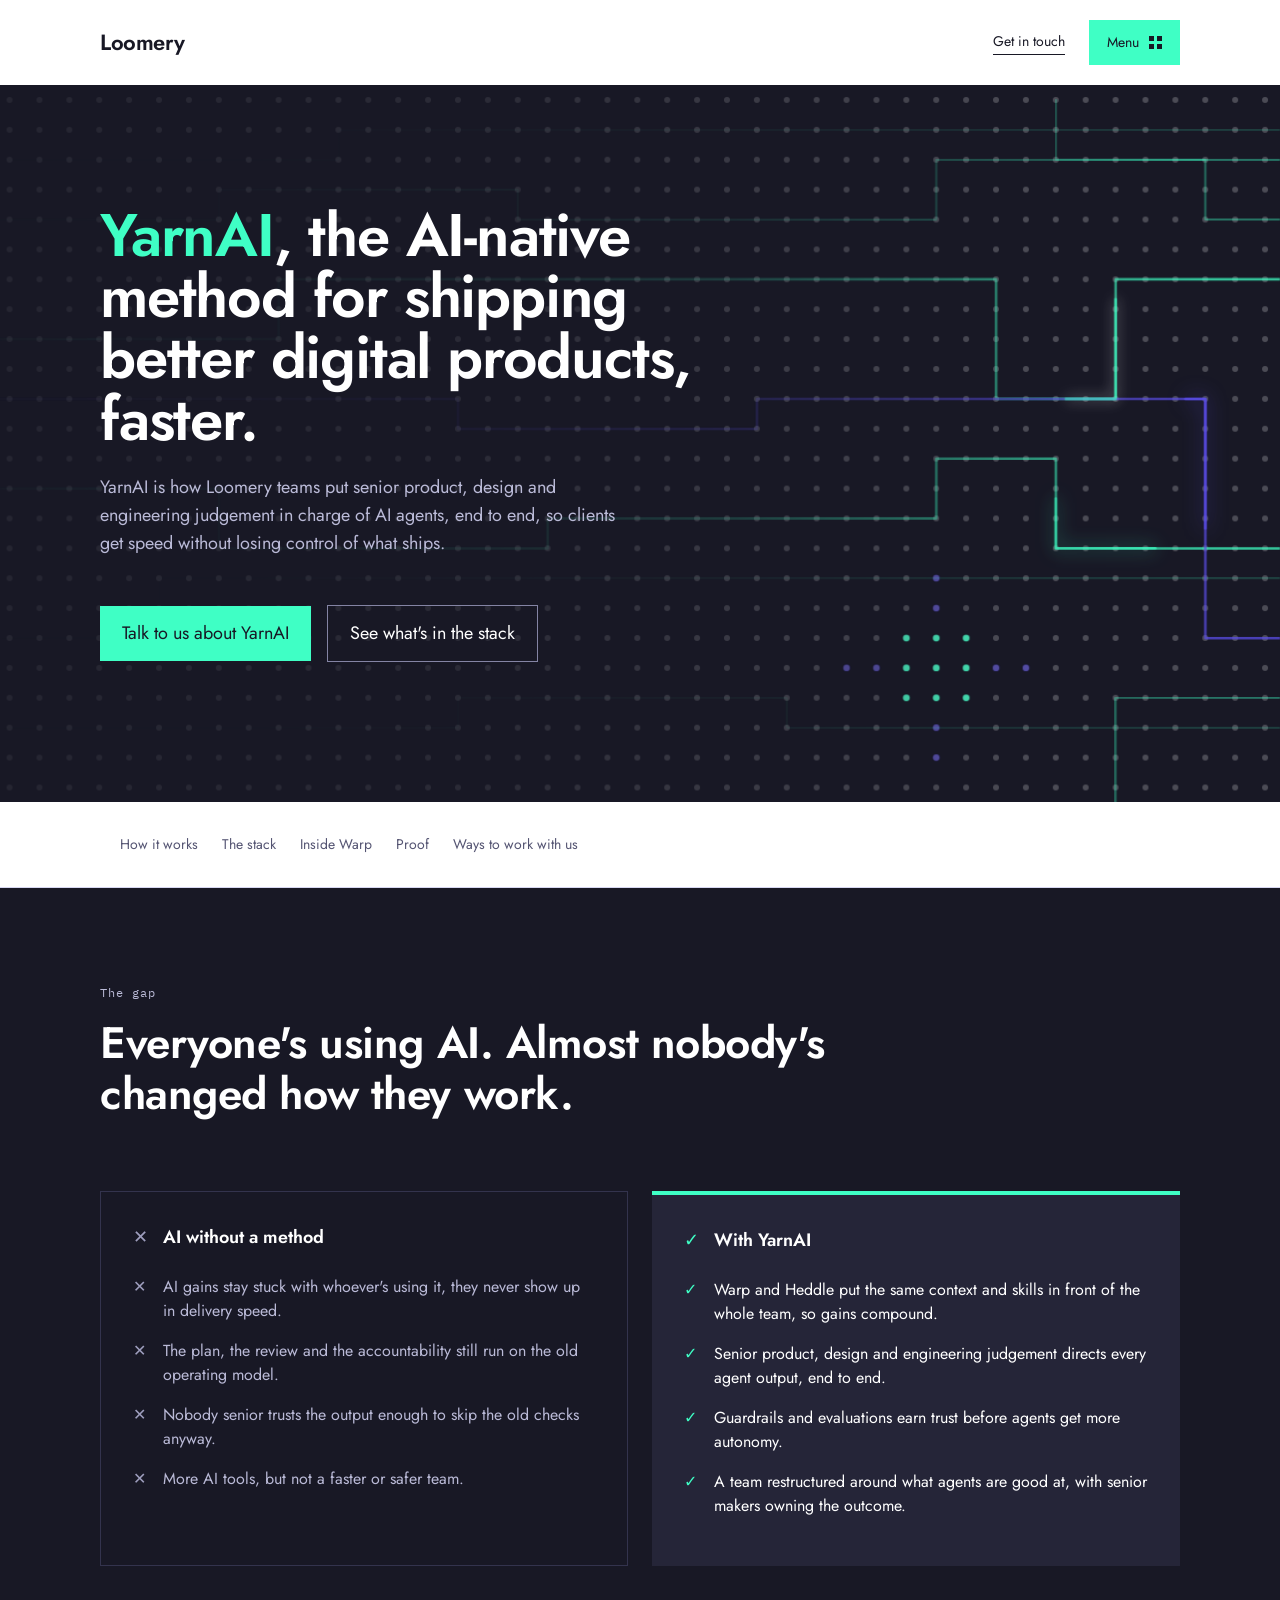
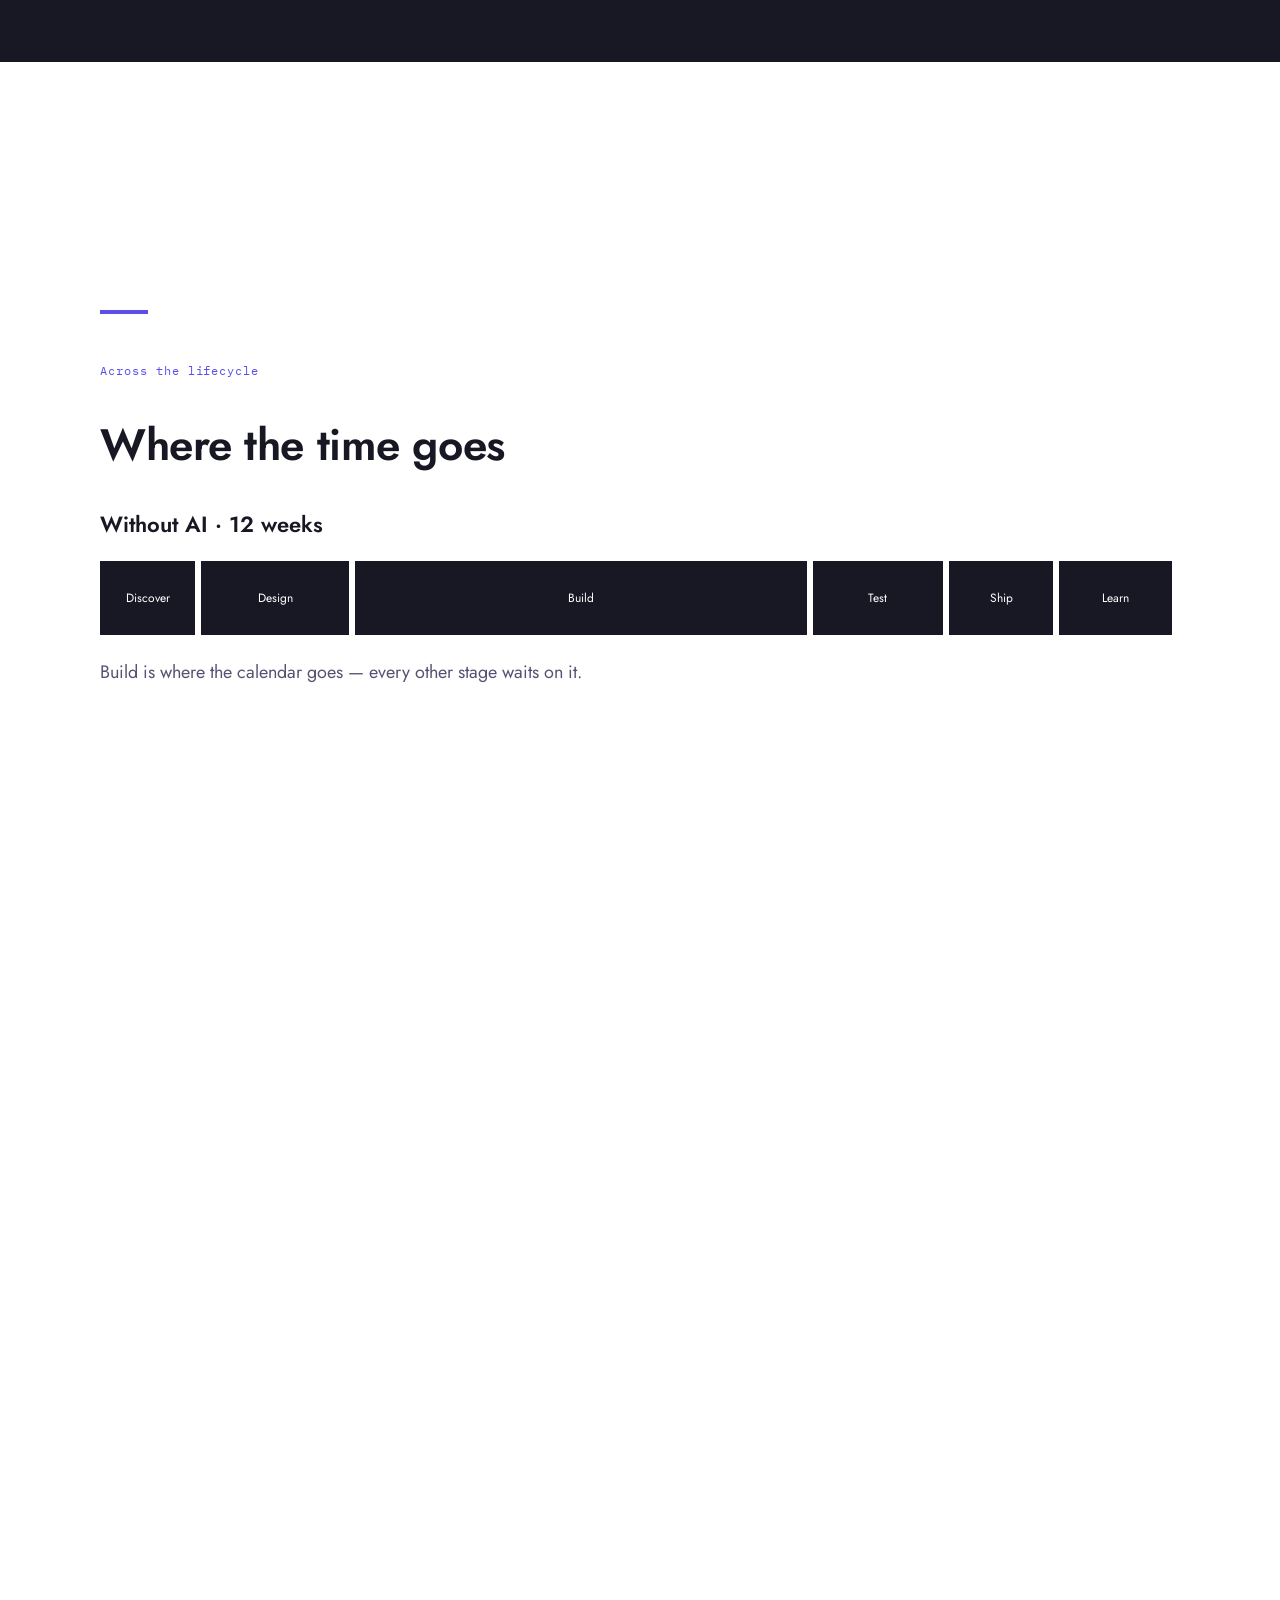
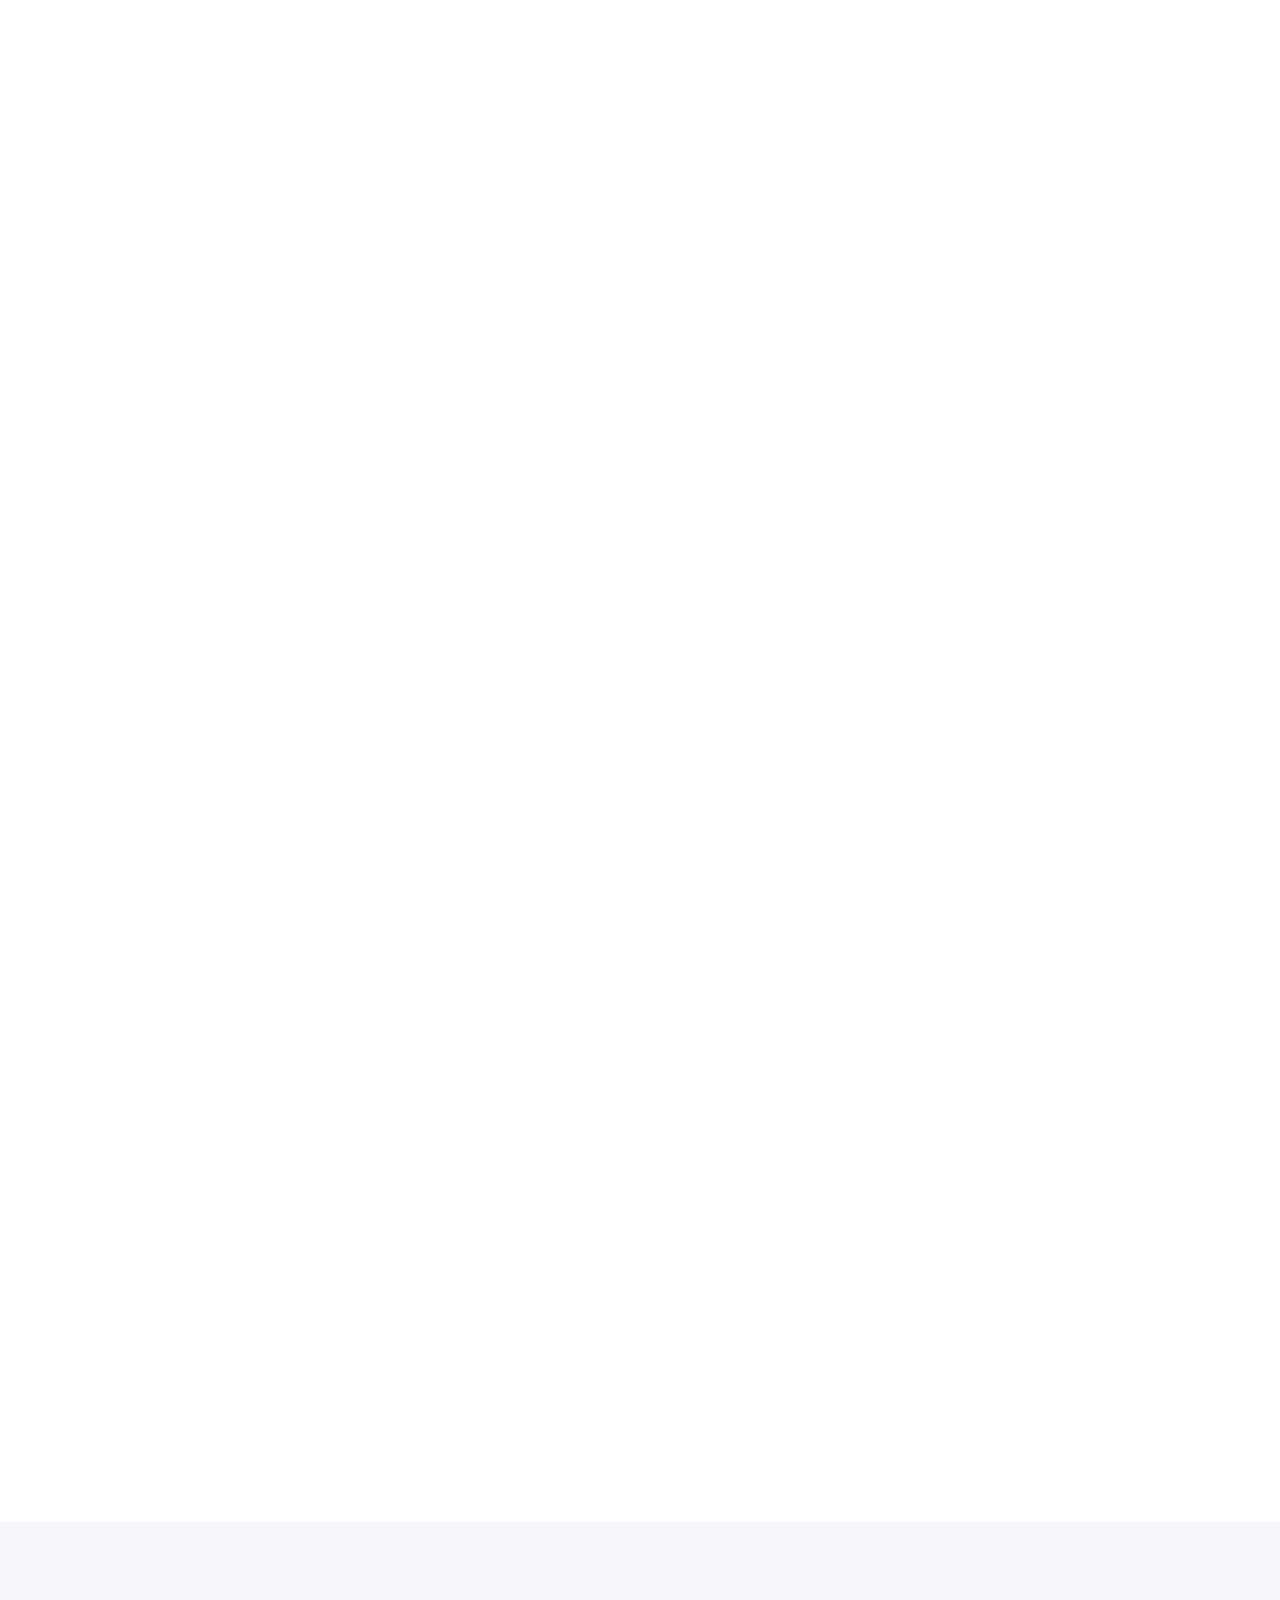
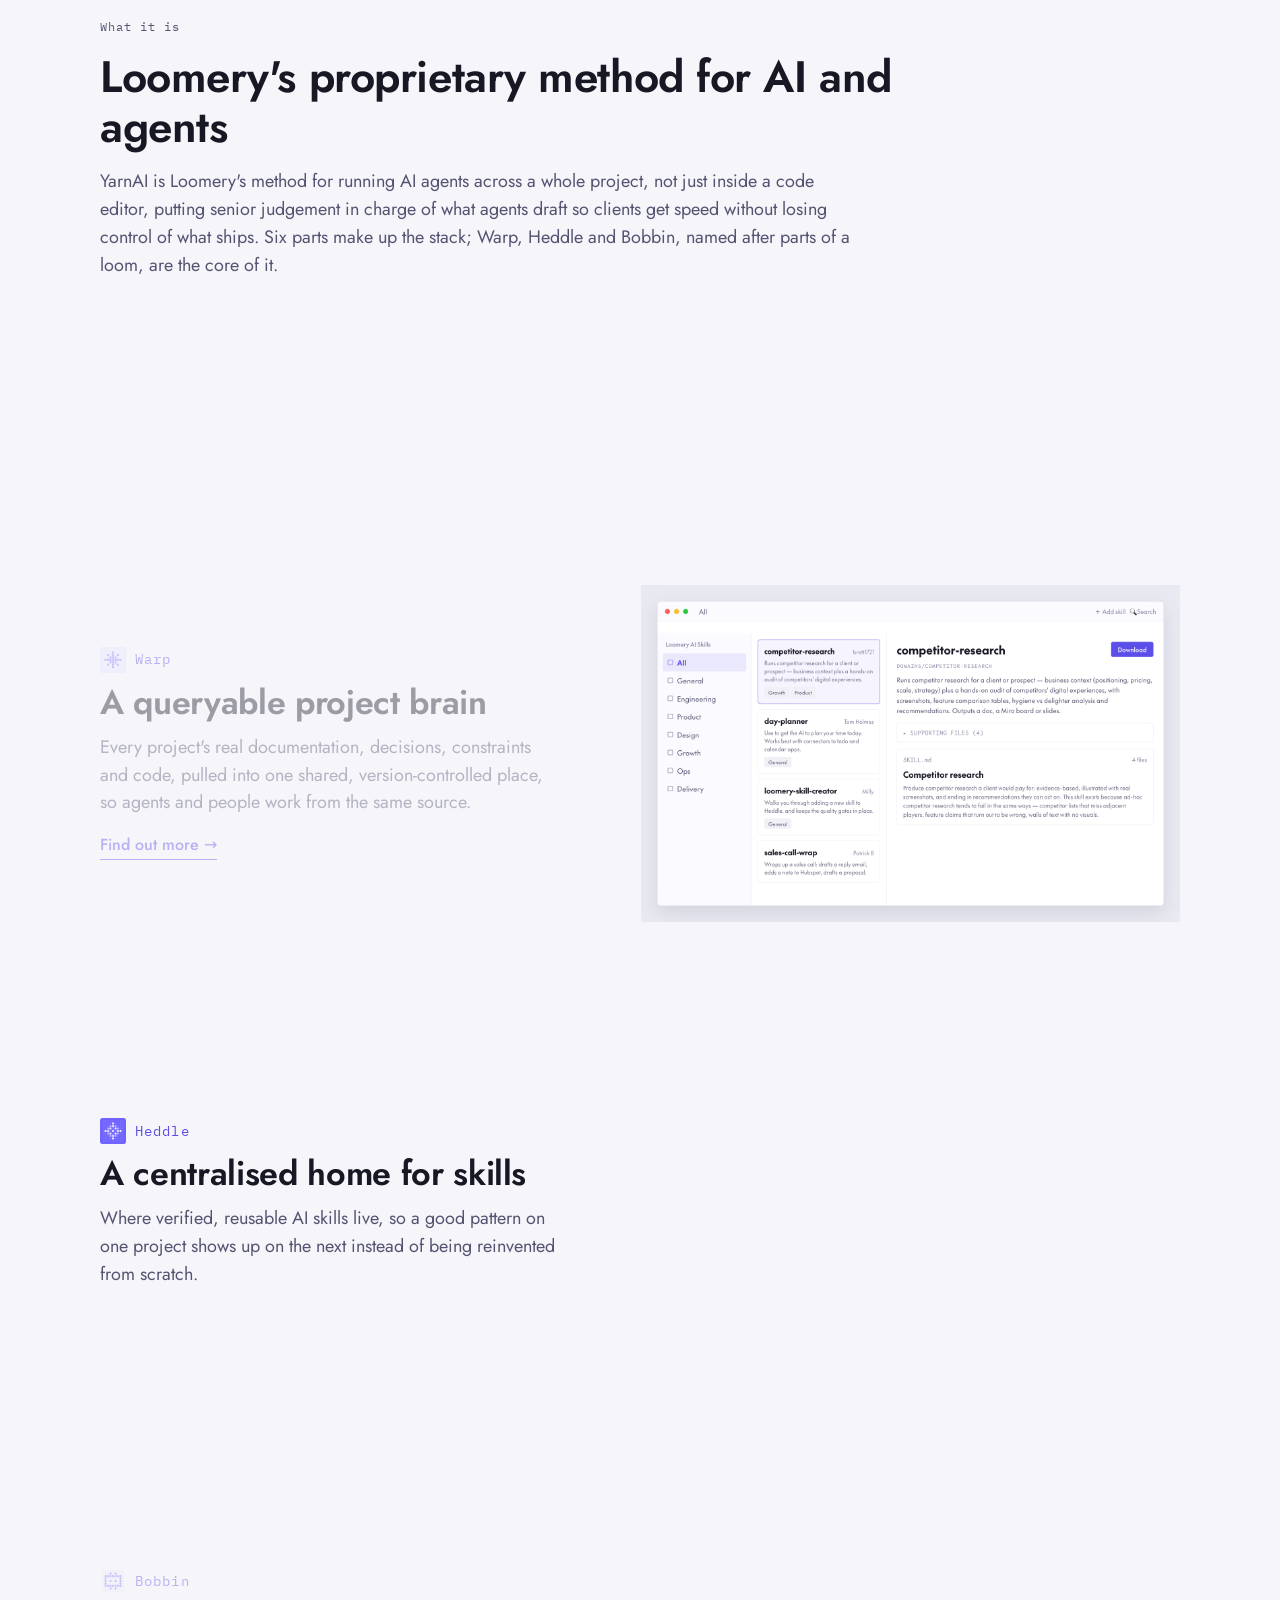
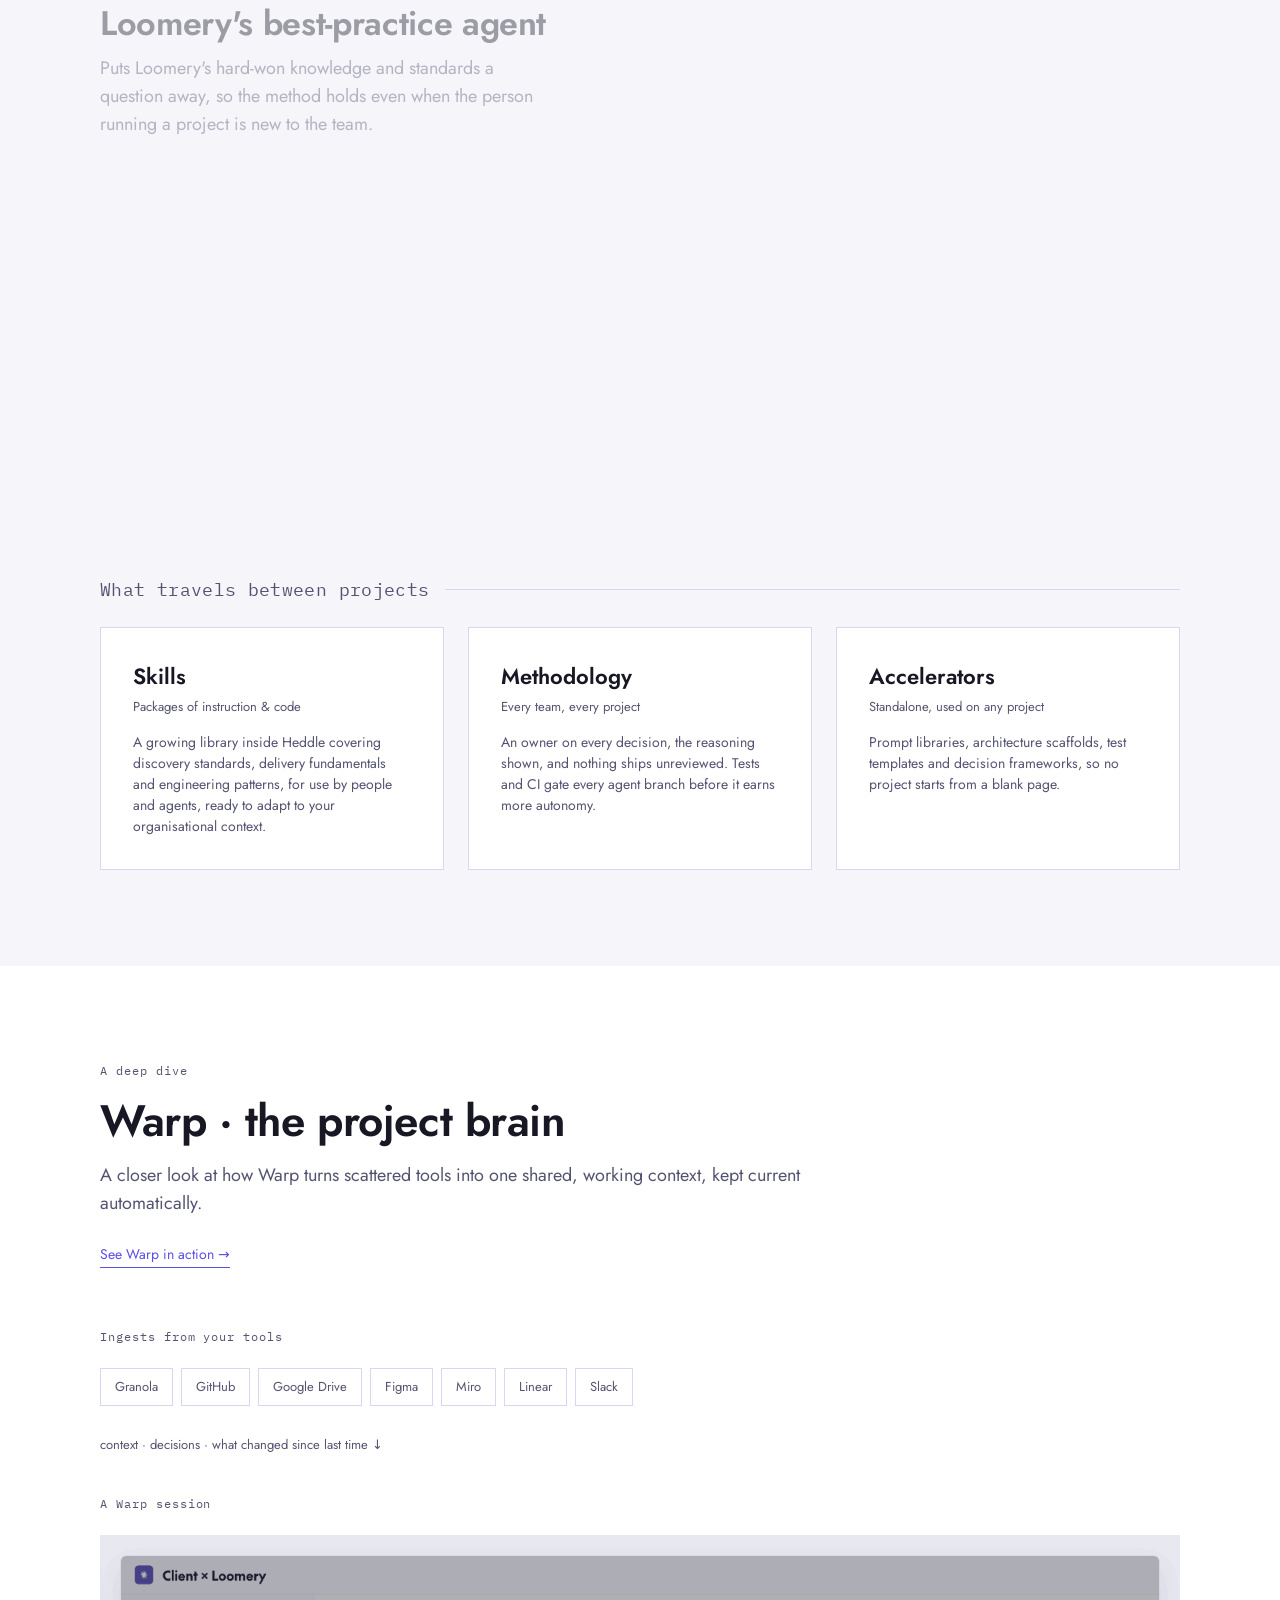
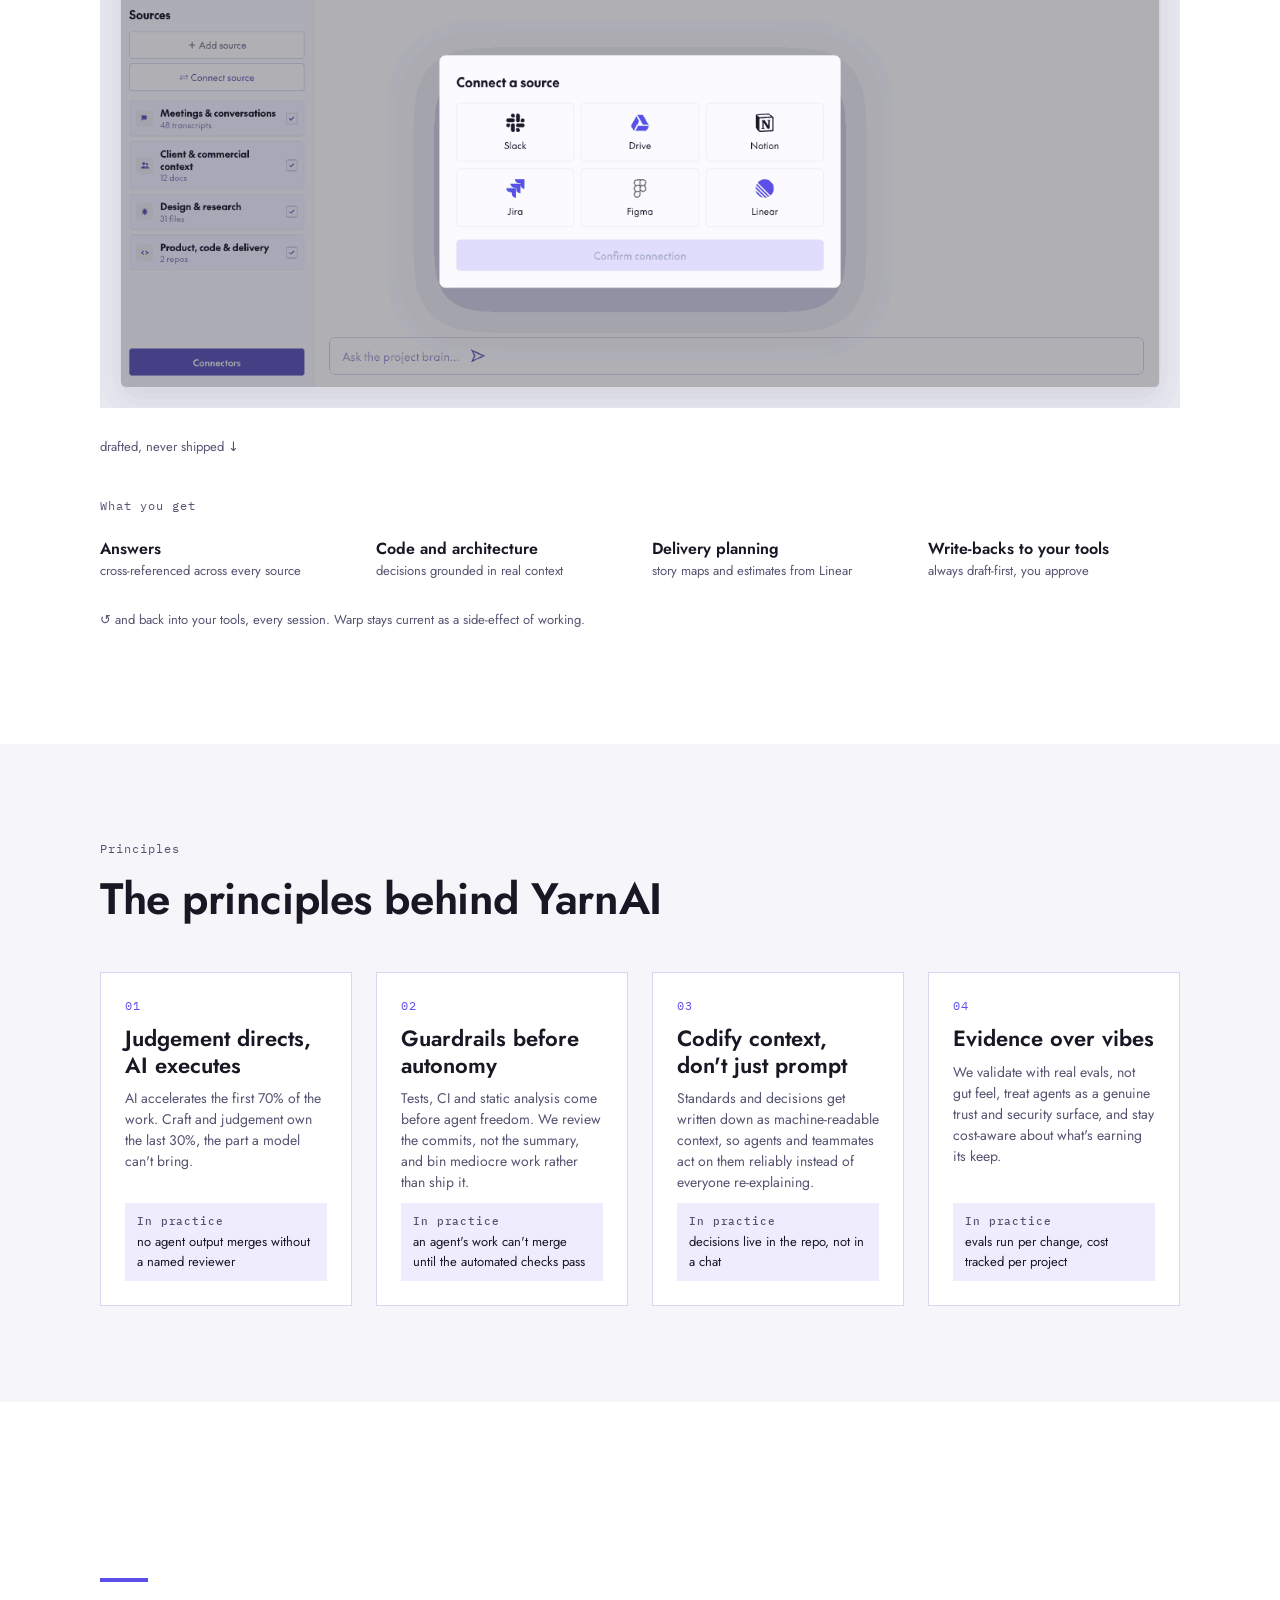
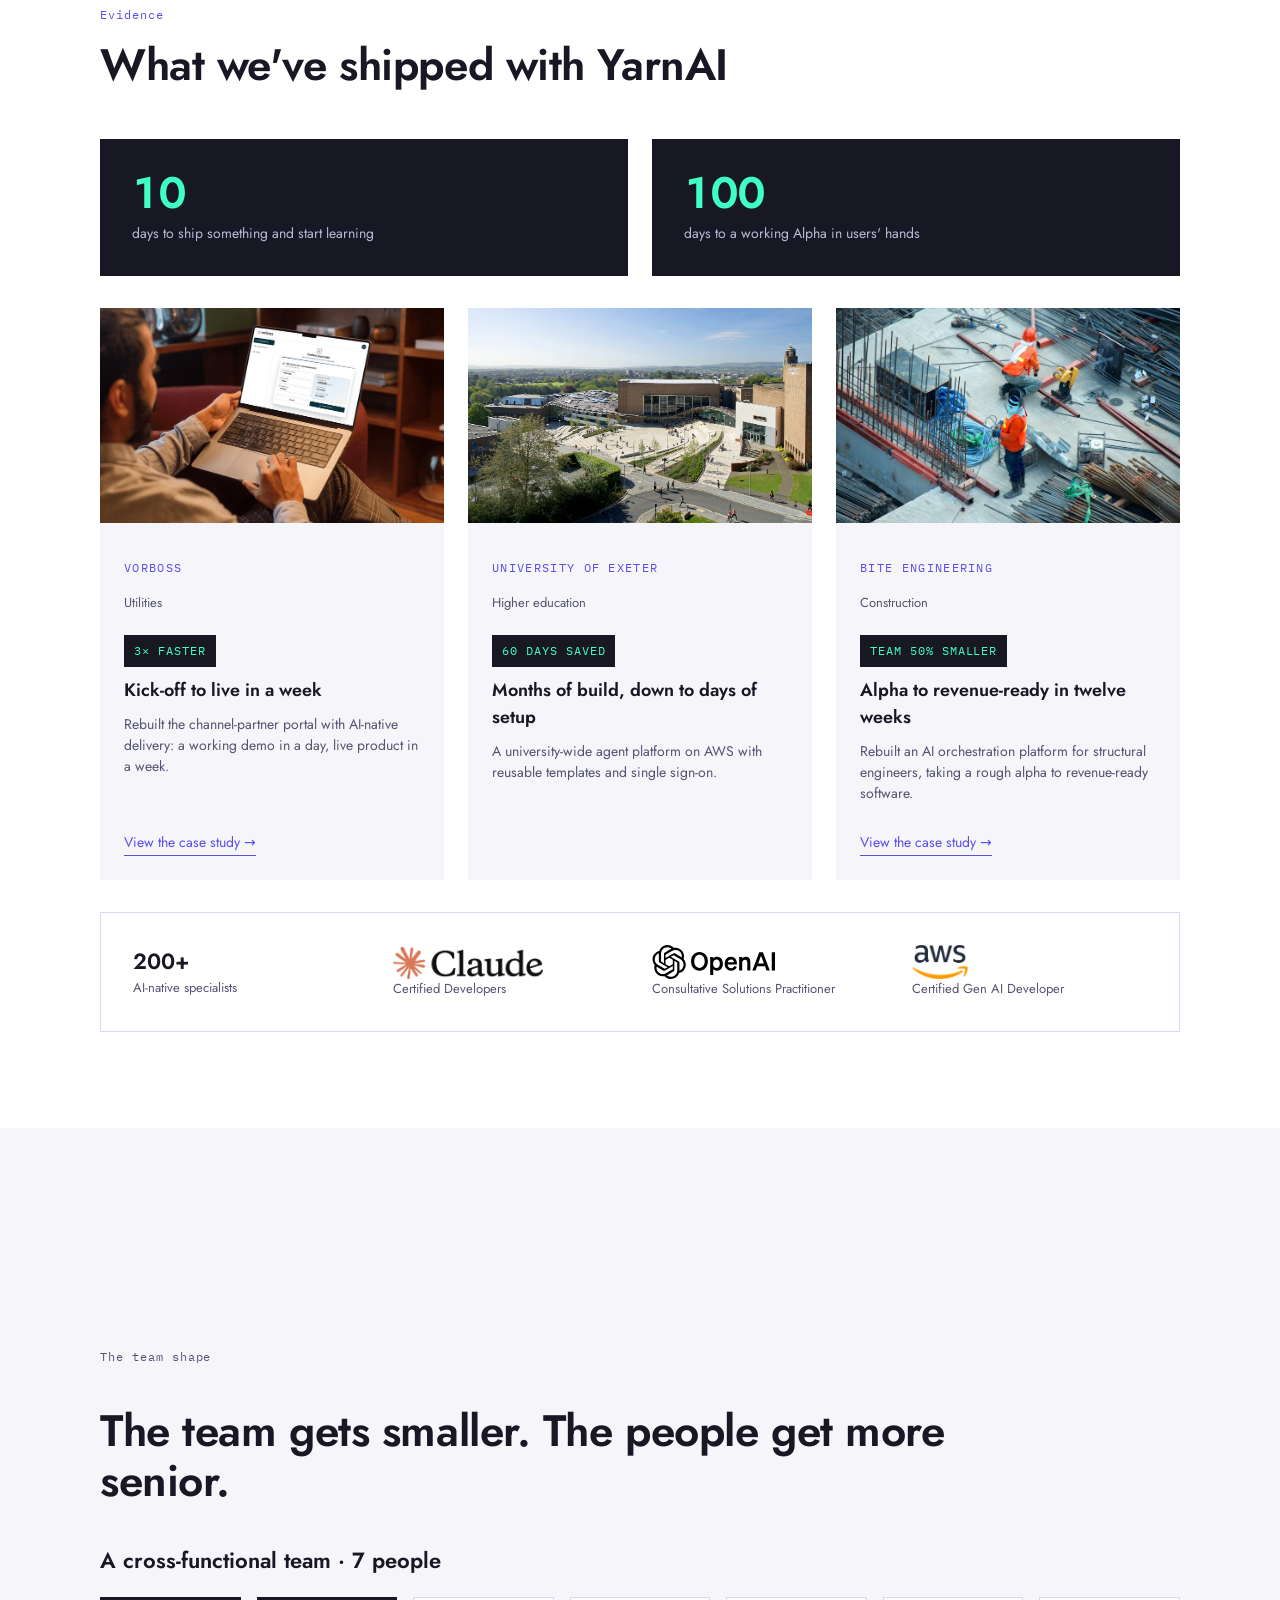
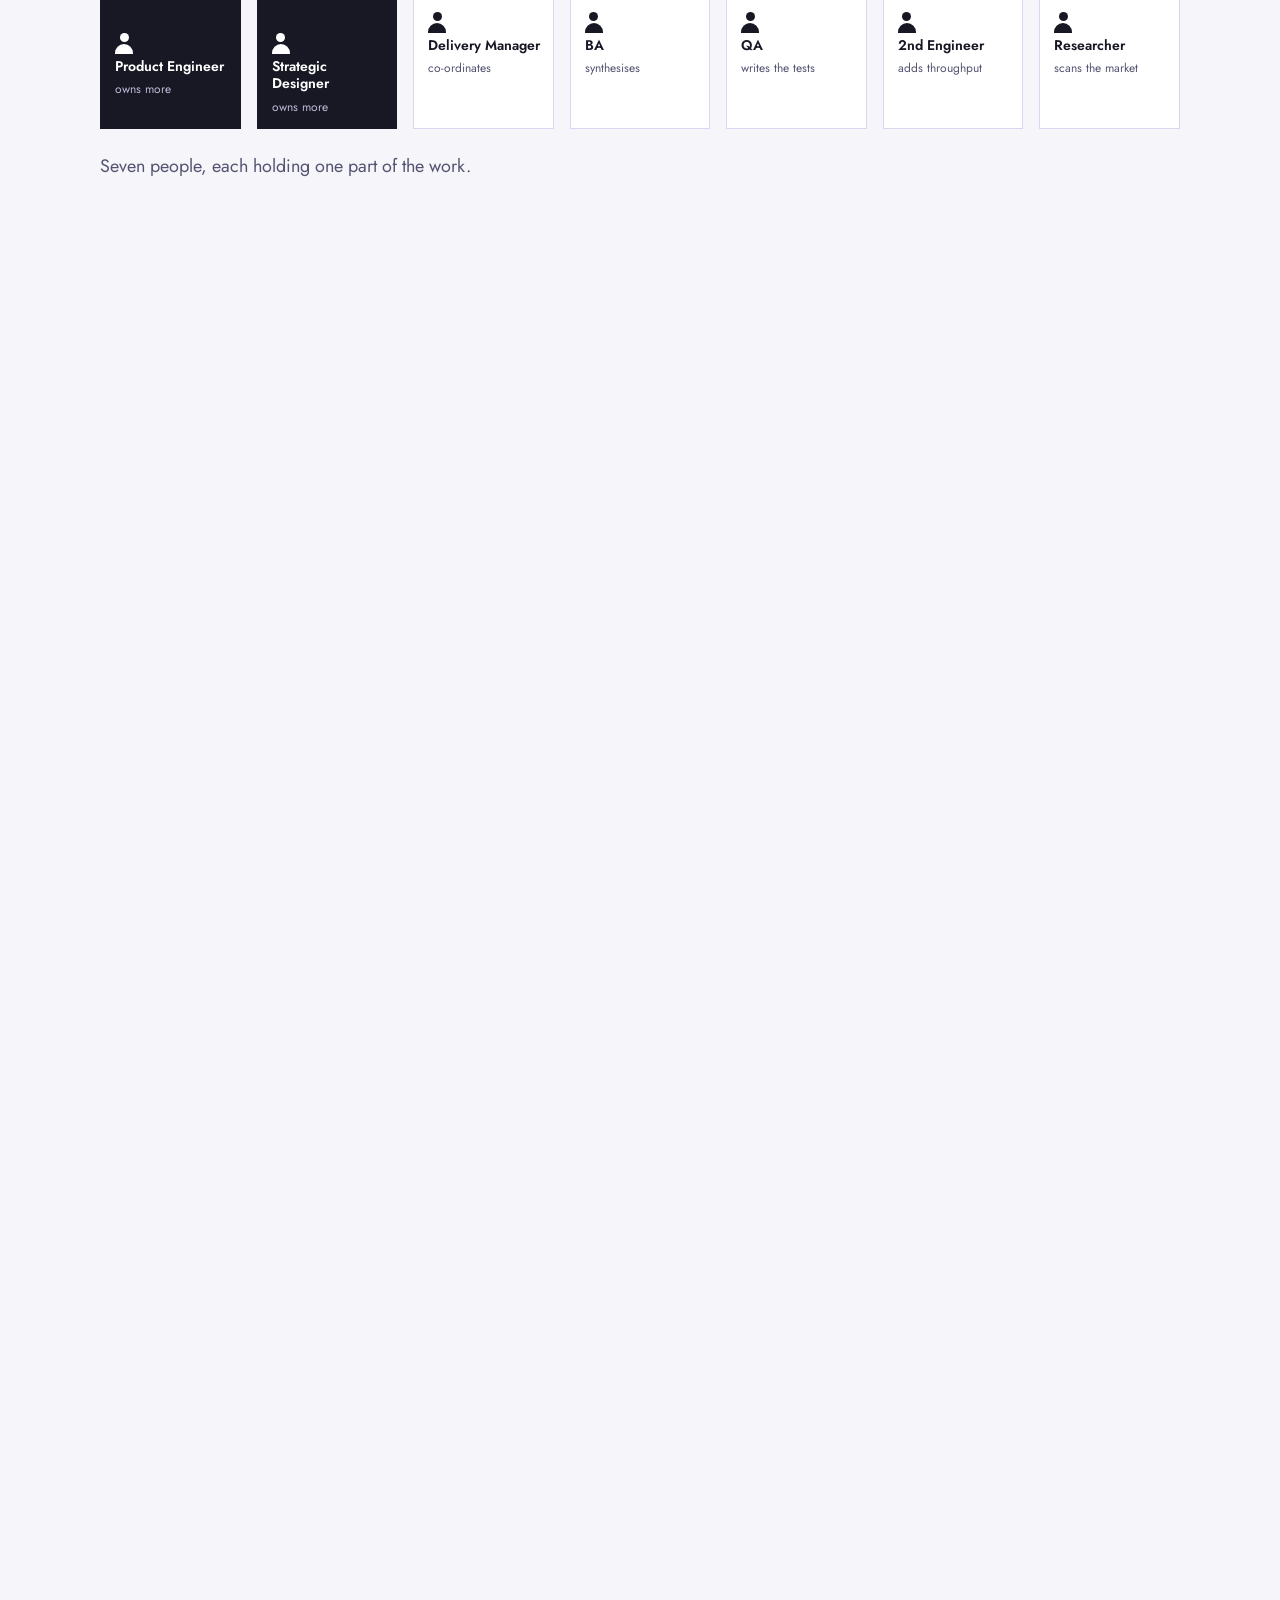
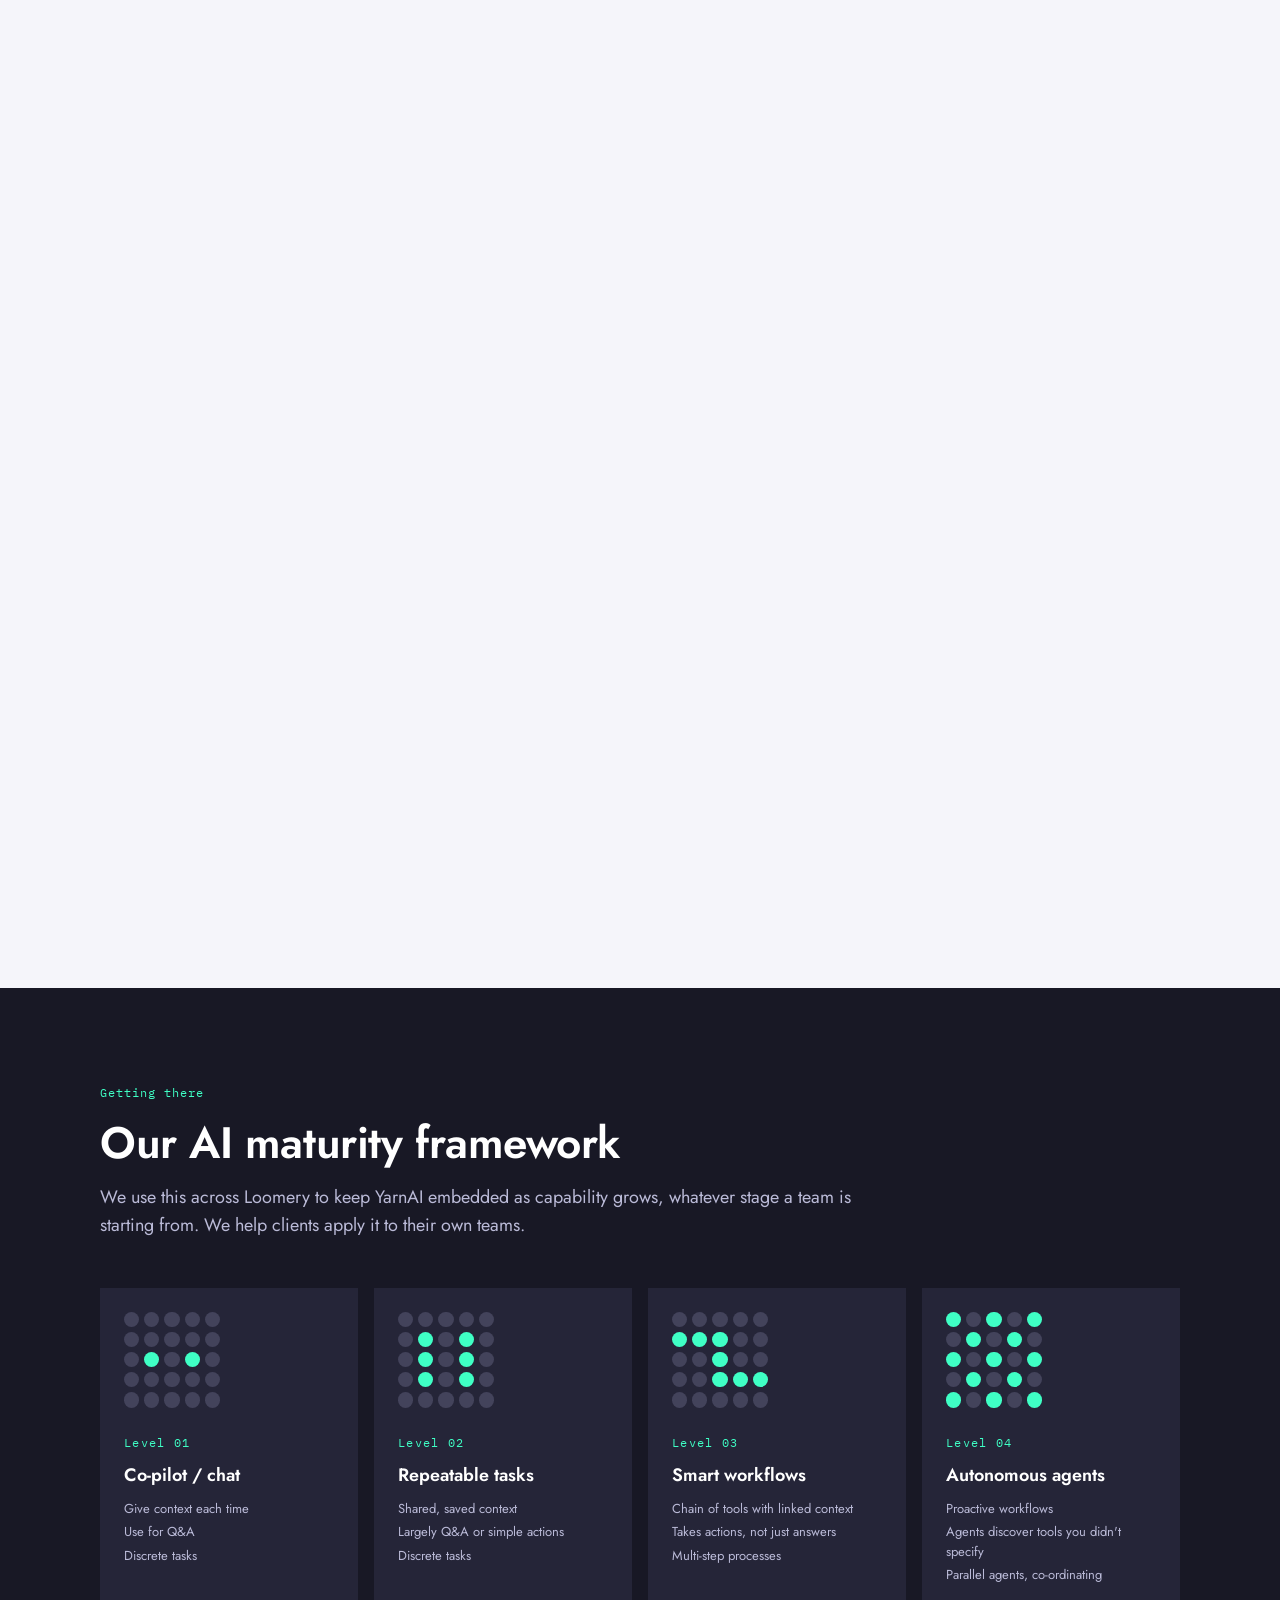
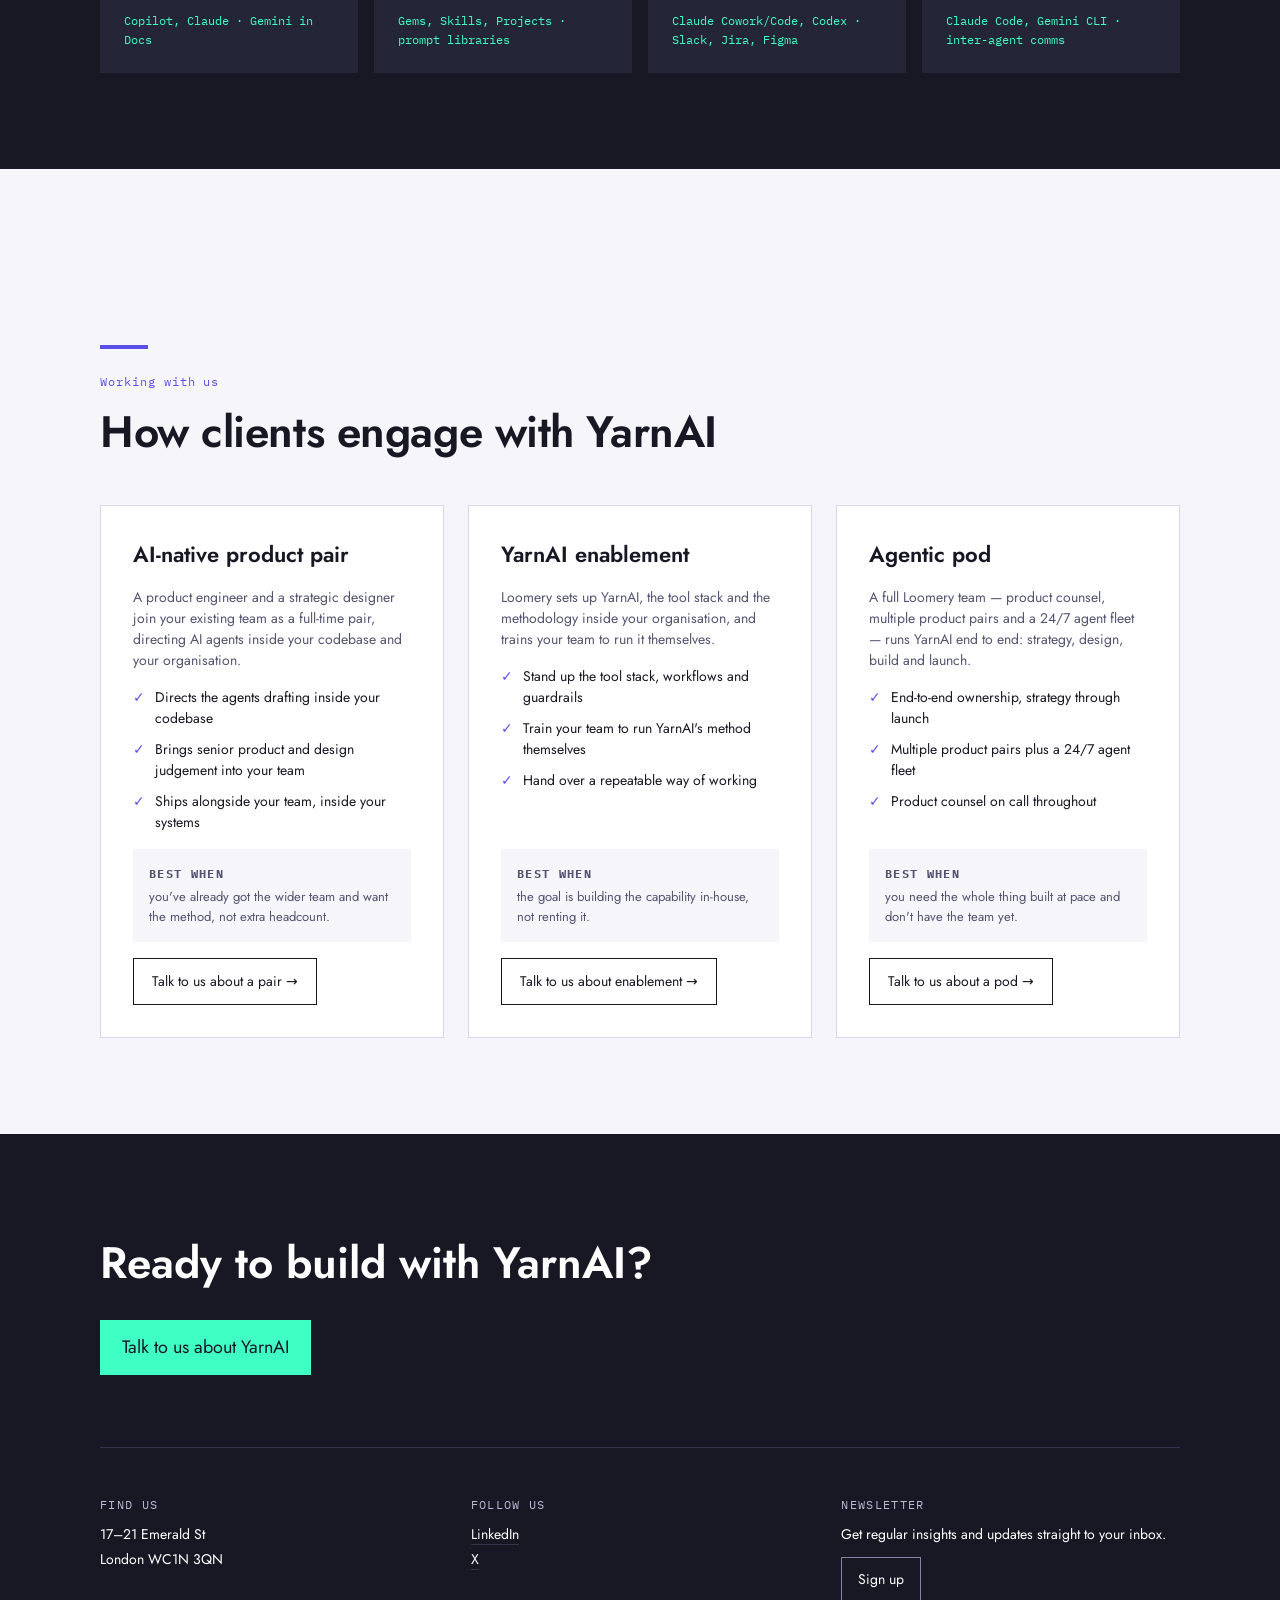
<file: index.html>
<!doctype html>
<html lang="en-GB">
<head>
<meta charset="utf-8">
<meta name="viewport" content="width=device-width, initial-scale=1">
<title>YarnAI — Loomery's AI-native method</title>
<meta name="description" content="YarnAI is how Loomery puts senior product, design and engineering judgement in charge of AI agents, end to end.">
<link rel="preconnect" href="https://cdn.prod.website-files.com" crossorigin>
<link rel="preconnect" href="https://fonts.googleapis.com">
<link rel="preconnect" href="https://fonts.gstatic.com" crossorigin>
<link href="https://fonts.googleapis.com/css2?family=Jost:wght@400;500;600&family=IBM+Plex+Mono:wght@400;500&display=swap" rel="stylesheet">
<link rel="stylesheet" href="styles.css">
</head>
<body>

<!-- ========================= NAV ========================= -->
<header class="nav">
  <a class="nav__mark" href="/">Loomery</a>
  <div class="nav__right">
    <a class="nav__link" href="/get-in-touch">Get in touch</a>
    <button class="nav__menu" type="button">Menu <span class="nav__dots"><i></i><i></i><i></i><i></i></span></button>
  </div>
</header>

<!-- ========================= HERO ========================= -->
<section class="hero">
  <div class="hero__grid" aria-hidden="true">
    <svg class="hero__weave" viewBox="0 0 1440 720" preserveAspectRatio="xMaxYMid slice">
      <defs>
        <!-- the field: a dot lattice, the same language as the product marks -->
        <pattern id="dots" width="30" height="30" patternUnits="userSpaceOnUse">
          <circle cx="15" cy="15" r="3" fill="#ffffff"/>
        </pattern>
        <linearGradient id="fadeDots" x1="0" y1="0" x2="1" y2="0">
          <stop offset="0.00" stop-color="#3a3a3a"/>
          <stop offset="0.44" stop-color="#5c5c5c"/>
          <stop offset="0.84" stop-color="#ffffff"/>
        </linearGradient>
        <mask id="dotMask"><rect width="1440" height="720" fill="url(#fadeDots)"/></mask>

        <!-- the yarn starts behind the copy at zero and reaches full by the
             right edge. Eased, not linear: a straight ramp would already be
             at 60% where the headline ends. -->
        <linearGradient id="fadeYarn" x1="0" y1="0" x2="1" y2="0">
          <stop offset="0.00" stop-color="#000000"/>
          <stop offset="0.30" stop-color="#0a0a0a"/>
          <stop offset="0.48" stop-color="#1c1c1c"/>
          <stop offset="0.62" stop-color="#3a3a3a"/>
          <stop offset="0.74" stop-color="#7a7a7a"/>
          <stop offset="0.85" stop-color="#c4c4c4"/>
          <stop offset="0.95" stop-color="#ffffff"/>
        </linearGradient>
        <mask id="yarnMask"><rect width="1440" height="720" fill="url(#fadeYarn)"/></mask>
      </defs>

      <rect width="1440" height="720" fill="url(#dots)" mask="url(#dotMask)" opacity="0.22"/>

      <!-- lattice-aligned sparkles: lit dots in the same grid -->
      <g class="weave-sparks" mask="url(#dotMask)">
        <g class="spark" style="--sd:1.5s"><circle class="sp" cx="1095" cy="495" r="3.4"/><circle class="sp" cx="1095" cy="525" r="3.4"/><circle class="sp sp--core" cx="1065" cy="555" r="3.4"/><circle class="sp sp--core" cx="1095" cy="555" r="3.4"/><circle class="sp sp--core" cx="1125" cy="555" r="3.4"/><circle class="sp" cx="1005" cy="585" r="3.4"/><circle class="sp" cx="1035" cy="585" r="3.4"/><circle class="sp sp--core" cx="1065" cy="585" r="3.4"/><circle class="sp sp--core" cx="1095" cy="585" r="3.4"/><circle class="sp sp--core" cx="1125" cy="585" r="3.4"/><circle class="sp" cx="1155" cy="585" r="3.4"/><circle class="sp" cx="1185" cy="585" r="3.4"/><circle class="sp sp--core" cx="1065" cy="615" r="3.4"/><circle class="sp sp--core" cx="1095" cy="615" r="3.4"/><circle class="sp sp--core" cx="1125" cy="615" r="3.4"/><circle class="sp" cx="1095" cy="645" r="3.4"/><circle class="sp" cx="1095" cy="675" r="3.4"/></g>
      </g>

      <!-- the yarn is lit dots on the same 30px lattice as the Bobbin mark;
           the mask decides where it is visible -->
      <g class="weave-traces" mask="url(#yarnMask)" fill="none" stroke-linejoin="round" stroke-linecap="round">
        <path class="tr tr--ghost" d="M 105 75 H 495 V 45 H 1455"/>
        <path class="tr tr--ghost" d="M 105 555 H 315 V 495 H 1455"/>
        <path class="tr tr--ghost" d="M 105 645 H 615 V 615 H 945 V 645 H 1455"/>
        <path class="tr tr--dim"   d="M 105 135 H 375 V 105 H 675 V 135 H 1095 V 75 H 1455"/>
        <path class="tr tr--dim"   d="M 1215 15 V 75 H 1365 V 135 H 1455"/>
        <path class="tr tr--dim"   d="M 1275 735 V 615 H 1455"/>

        <path class="tr tr--live"   id="trA" d="M 105 255 H 435 V 195 H 1155 V 315 H 1275 V 195 H 1455"/>
        <path class="tr tr--live"   id="trB" d="M 105 405 H 375 V 465 H 705 V 435 H 1095 V 375 H 1215 V 465 H 1455"/>
        <path class="tr tr--accent" id="trC" d="M 105 315 H 615 V 345 H 915 V 315 H 1365 V 555 H 1455"/>
      </g>

      <!-- signal: a cluster of three brighter dots travelling the same route -->
      <g class="weave-pulses" mask="url(#yarnMask)" fill="none" stroke-linejoin="round" stroke-linecap="round">
        <use class="pulse pulse--1" href="#trA"/>
        <use class="pulse pulse--2" href="#trB"/>
        <use class="pulse pulse--3" href="#trC"/>
      </g>

    </svg>
  </div>
  <div class="hero__inner">
    <h1 class="hero__title reveal"><em>YarnAI</em>, the AI-native method for shipping better digital products, faster.</h1>
    <p class="hero__sub reveal" data-d="1">YarnAI is how Loomery teams put senior product, design and engineering judgement in charge of AI agents, end to end, so clients get speed without losing control of what ships.</p>
    <div class="hero__ctas reveal" data-d="2">
      <a class="btn btn--primary" href="/get-in-touch">Talk to us about YarnAI</a>
      <a class="btn btn--ghost-dark" href="#stack">See what's in the stack</a>
    </div>
  </div>
</section>

<!-- ========================= SUB-NAV ========================= -->
<nav class="subnav" aria-label="On this page">
  <div class="subnav__inner">
    <a class="subnav__link" href="#lifecycle">How it works</a>
    <a class="subnav__link" href="#stack">The stack</a>
    <a class="subnav__link" href="#warp">Inside Warp</a>
    <a class="subnav__link" href="#evidence">Proof</a>
    <a class="subnav__link" href="#engage">Ways to work with us</a>
  </div>
</nav>

<!-- ========================= THE GAP ========================= -->
<section class="section section--inverse" id="gap">
  <div class="wrap">
    <p class="eyebrow eyebrow--inverse reveal">The gap</p>
    <h2 class="section-title reveal" data-d="1">Everyone's using AI. Almost nobody's changed how they work.</h2>
    <div class="gap-cols">
      <div class="gap-card reveal" data-d="2">
        <div class="gap-card__head"><span class="gap-mark gap-mark--bad">✕</span> AI without a method</div>
        <div class="gap-item"><span class="gap-mark gap-mark--bad">✕</span> AI gains stay stuck with whoever's using it, they never show up in delivery speed.</div>
        <div class="gap-item"><span class="gap-mark gap-mark--bad">✕</span> The plan, the review and the accountability still run on the old operating model.</div>
        <div class="gap-item"><span class="gap-mark gap-mark--bad">✕</span> Nobody senior trusts the output enough to skip the old checks anyway.</div>
        <div class="gap-item"><span class="gap-mark gap-mark--bad">✕</span> More AI tools, but not a faster or safer team.</div>
      </div>
      <div class="gap-card gap-card--good reveal" data-d="3">
        <div class="gap-card__head"><span class="gap-mark gap-mark--good">✓</span> With YarnAI</div>
        <div class="gap-item"><span class="gap-mark gap-mark--good">✓</span> Warp and Heddle put the same context and skills in front of the whole team, so gains compound.</div>
        <div class="gap-item"><span class="gap-mark gap-mark--good">✓</span> Senior product, design and engineering judgement directs every agent output, end to end.</div>
        <div class="gap-item"><span class="gap-mark gap-mark--good">✓</span> Guardrails and evaluations earn trust before agents get more autonomy.</div>
        <div class="gap-item"><span class="gap-mark gap-mark--good">✓</span> A team restructured around what agents are good at, with senior makers owning the outcome.</div>
      </div>
    </div>
  </div>
</section>

<!-- ========================= WHERE THE TIME GOES ========================= -->
<section class="section section--ranked section--scrub" id="lifecycle">
  <div class="vscroll lc" id="cycle" data-state="before">
    <div class="vscroll__sticky">
      <div class="wrap">
        <div class="rank-rule reveal"></div>
        <p class="eyebrow eyebrow--ranked reveal">Across the lifecycle</p>
        <h2 class="section-title reveal" data-d="1">Where the time goes</h2>
        <p class="vscroll__label" id="cycleLabel">Without AI · 12 weeks</p>
              <div class="lbar">
                  <div class="lb" style="--a:8.87%;--b:6.61%;--ai:0.3"><span class="lb__l">Discover</span><span class="lb__a"></span></div>
                  <div class="lb" style="--a:13.71%;--b:7.26%;--ai:0.5"><span class="lb__l">Design</span><span class="lb__a"></span></div>
                  <div class="lb" style="--a:41.94%;--b:11.29%;--ai:0.62"><span class="lb__l">Build</span><span class="lb__a"></span></div>
                  <div class="lb" style="--a:12.1%;--b:8.47%;--ai:0.34"><span class="lb__l">Test</span><span class="lb__a"></span></div>
                  <div class="lb" style="--a:9.68%;--b:7.74%;--ai:0.24"><span class="lb__l">Ship</span><span class="lb__a"></span></div>
                  <div class="lb" style="--a:10.48%;--b:8.06%;--ai:0.28"><span class="lb__l">Learn</span><span class="lb__a"></span></div>
                <div class="lb lb--gain" style="--a:0%;--b:46.69%"><span class="lb__l">6 weeks reclaimed</span></div>
              </div>
        <p class="vscroll__note" id="cycleCap">Build is where the calendar goes — every other stage waits on it.</p>
      </div>
    </div>
    <div class="vscroll__track" aria-hidden="true"></div>
  </div>
</section>

<!-- ========================= THE STACK ========================= -->
<section class="section section--sunk" id="stack">
  <div class="wrap">
    <p class="eyebrow reveal">What it is</p>
    <h2 class="section-title reveal" data-d="1">Loomery's proprietary method for AI and agents</h2>
    <p class="lead reveal" data-d="2">YarnAI is Loomery's method for running AI agents across a whole project, not just inside a code editor, putting senior judgement in charge of what agents draft so clients get speed without losing control of what ships. Six parts make up the stack; Warp, Heddle and Bobbin, named after parts of a loom, are the core of it.</p>

    <div class="pscroll" id="pscroll" data-product="warp">
      <div class="pscroll__steps">
        <article class="pstep" data-product="warp" data-first>
          <p class="pstep__name"><img class="pstep__mark" src="images/logo-warp.png" alt="" width="26" height="26">Warp</p>
          <h3 class="pstep__title">A queryable project brain</h3>
          <p class="pstep__desc">Every project's real documentation, decisions, constraints and code, pulled into one shared, version-controlled place, so agents and people work from the same source.</p>
          <a class="pstep__more" href="#warp">Find out more <span aria-hidden="true">&rarr;</span></a>
        </article>
        <article class="pstep" data-product="heddle">
          <p class="pstep__name"><img class="pstep__mark" src="images/logo-heddle.png" alt="" width="26" height="26">Heddle</p>
          <h3 class="pstep__title">A centralised home for skills</h3>
          <p class="pstep__desc">Where verified, reusable AI skills live, so a good pattern on one project shows up on the next instead of being reinvented from scratch.</p>
        </article>
        <article class="pstep" data-product="bobbin">
          <p class="pstep__name"><img class="pstep__mark" src="images/logo-bobbin.png" alt="" width="26" height="26">Bobbin</p>
          <h3 class="pstep__title">Loomery's best-practice agent</h3>
          <p class="pstep__desc">Puts Loomery's hard-won knowledge and standards a question away, so the method holds even when the person running a project is new to the team.</p>
        </article>
      </div>
      <div class="pscroll__stage">
        <div class="pscroll__sticky">
          <div class="pscroll__frame">
        <div class="ppane" data-product="warp" data-on>
          <div class="media" data-media="warp">
            <img src="images/product-warp.png" alt="The Warp app: four source groups on the left — meetings, client context, design research, product and code — and a chat on the right where someone asks what concerns came up in a design review" loading="lazy" width="1600" height="1000">
          </div>
        </div>
        <div class="ppane" data-product="heddle">
          <div class="media" data-media="heddle">
            <img src="images/product-heddle.png" alt="Heddle: the skill library, showing a competitor-research skill and its files" loading="lazy" width="1600" height="1000">
          </div>
        </div>
        <div class="ppane" data-product="bobbin">
          <div class="media" data-media="bobbin">
            <img src="images/product-bobbin.png" alt="Bobbin answering a question about running a client workshop, with links to the method" loading="lazy" width="1600" height="1000">
          </div>
        </div>
          </div>
        </div>
      </div>
    </div>

    <div class="stack-divider reveal">
      <span class="stack-divider__label">What travels between projects</span>
      <span class="stack-divider__rule"></span>
    </div>
    <div class="stack-rest">
      <div class="scard reveal">
        <h3 class="scard__title">Skills</h3>
        <p class="scard__sub">Packages of instruction &amp; code</p>
        <p class="scard__desc">A growing library inside Heddle covering discovery standards, delivery fundamentals and engineering patterns, for use by people and agents, ready to adapt to your organisational context.</p>
      </div>
      <div class="scard reveal" data-d="1">
        <h3 class="scard__title">Methodology</h3>
        <p class="scard__sub">Every team, every project</p>
        <p class="scard__desc">An owner on every decision, the reasoning shown, and nothing ships unreviewed. Tests and CI gate every agent branch before it earns more autonomy.</p>
      </div>
      <div class="scard reveal" data-d="2">
        <h3 class="scard__title">Accelerators</h3>
        <p class="scard__sub">Standalone, used on any project</p>
        <p class="scard__desc">Prompt libraries, architecture scaffolds, test templates and decision frameworks, so no project starts from a blank page.</p>
      </div>
    </div>
  </div>
</section>

<!-- ========================= WARP DEEP DIVE ========================= -->
<section class="section" id="warp">
  <div class="wrap">
    <p class="eyebrow reveal">A deep dive</p>
    <h2 class="section-title reveal" data-d="1">Warp · the project brain</h2>
    <p class="lead reveal" data-d="2">A closer look at how Warp turns scattered tools into one shared, working context, kept current automatically.</p>
    <p style="margin-top:var(--s-4)"><a class="text-link" href="#">See Warp in action →</a></p>

    <div class="cycle">
      <p class="cycle__label reveal">Ingests from your tools</p>
      <div class="chips reveal" data-d="1">
        <span class="chip">Granola</span><span class="chip">GitHub</span><span class="chip">Google Drive</span>
        <span class="chip">Figma</span><span class="chip">Miro</span><span class="chip">Linear</span><span class="chip">Slack</span>
      </div>
      <p class="cycle__connector reveal">context · decisions · what changed since last time ↓</p>

      <p class="cycle__label reveal">A Warp session</p>
      <div class="media media--wide reveal" data-media="warp-session" data-d="1">
        <img src="images/warp-session.gif" alt="A Warp session: a Slack channel is connected as a source, then someone asks the project brain what the summary from the Group Steering Committee was and it answers, citing that channel" loading="lazy" width="1400" height="612">
      </div>
      <p class="cycle__connector reveal">drafted, never shipped ↓</p>

      <p class="cycle__label reveal">What you get</p>
      <div class="outputs">
        <div class="reveal"><div class="output__name">Answers</div><div class="output__note">cross-referenced across every source</div></div>
        <div class="reveal" data-d="1"><div class="output__name">Code and architecture</div><div class="output__note">decisions grounded in real context</div></div>
        <div class="reveal" data-d="2"><div class="output__name">Delivery planning</div><div class="output__note">story maps and estimates from Linear</div></div>
        <div class="reveal" data-d="3"><div class="output__name">Write-backs to your tools</div><div class="output__note">always draft-first, you approve</div></div>
      </div>
      <p class="cycle__connector reveal">↺ and back into your tools, every session. Warp stays current as a side-effect of working.</p>
    </div>
  </div>
</section>

<!-- ========================= PRINCIPLES ========================= -->
<section class="section section--sunk" id="principles">
  <div class="wrap">
    <p class="eyebrow reveal">Principles</p>
    <h2 class="section-title reveal" data-d="1">The principles behind YarnAI</h2>
    <div class="prin-grid">
      <article class="prin reveal">
        <span class="prin__n">01</span>
        <h3 class="prin__title">Judgement directs, AI executes</h3>
        <p class="prin__body">AI accelerates the first 70% of the work. Craft and judgement own the last 30%, the part a model can't bring.</p>
        <p class="prin__practice"><b>In practice</b>no agent output merges without a named reviewer</p>
      </article>
      <article class="prin reveal" data-d="1">
        <span class="prin__n">02</span>
        <h3 class="prin__title">Guardrails before autonomy</h3>
        <p class="prin__body">Tests, CI and static analysis come before agent freedom. We review the commits, not the summary, and bin mediocre work rather than ship it.</p>
        <p class="prin__practice"><b>In practice</b>an agent's work can't merge until the automated checks pass</p>
      </article>
      <article class="prin reveal" data-d="2">
        <span class="prin__n">03</span>
        <h3 class="prin__title">Codify context, don't just prompt</h3>
        <p class="prin__body">Standards and decisions get written down as machine-readable context, so agents and teammates act on them reliably instead of everyone re-explaining.</p>
        <p class="prin__practice"><b>In practice</b>decisions live in the repo, not in a chat</p>
      </article>
      <article class="prin reveal" data-d="3">
        <span class="prin__n">04</span>
        <h3 class="prin__title">Evidence over vibes</h3>
        <p class="prin__body">We validate with real evals, not gut feel, treat agents as a genuine trust and security surface, and stay cost-aware about what's earning its keep.</p>
        <p class="prin__practice"><b>In practice</b>evals run per change, cost tracked per project</p>
      </article>
    </div>
  </div>
</section>

<!-- ========================= EVIDENCE ========================= -->
<section class="section section--ranked" id="evidence">
  <div class="wrap">
    <div class="rank-rule reveal"></div>
    <p class="eyebrow eyebrow--ranked reveal">Evidence</p>
    <h2 class="section-title reveal" data-d="1">What we've shipped with YarnAI</h2>

    <div class="stats">
      <div class="stat reveal"><div class="stat__value" data-count-in data-to="10">0</div><div class="stat__label">days to ship something and start learning</div></div>
      <div class="stat reveal" data-d="1"><div class="stat__value" data-count-in data-to="100">0</div><div class="stat__label">days to a working Alpha in users' hands</div></div>
    </div>

    <div class="cases">
      <article class="case reveal">
        <div class="media" data-media="vorboss"><img src="images/case-vorboss.png" alt="Vorboss channel-partner portal, rebuilt with Loomery" loading="lazy" width="1600" height="1000"></div>
        <div class="case__body">
          <p class="case__client">Vorboss</p><p class="case__sector">Utilities</p>
          <span class="case__metric">3× faster</span>
          <h3 class="case__title">Kick-off to live in a week</h3>
          <p class="case__desc">Rebuilt the channel-partner portal with AI-native delivery: a working demo in a day, live product in a week.</p>
          <div class="case__link"><a class="text-link" href="https://www.loomery.com/vorboss">View the case study →</a></div>
        </div>
      </article>
      <article class="case reveal" data-d="1">
        <div class="media" data-media="exeter"><img src="images/case-exeter.jpg" alt="University of Exeter campus" loading="lazy" width="1600" height="1000"></div>
        <div class="case__body">
          <p class="case__client">University of Exeter</p><p class="case__sector">Higher education</p>
          <span class="case__metric">60 days saved</span>
          <h3 class="case__title">Months of build, down to days of setup</h3>
          <p class="case__desc">A university-wide agent platform on AWS with reusable templates and single sign-on.</p>
        </div>
      </article>
      <article class="case reveal" data-d="2">
        <div class="media" data-media="bite"><img src="images/case-bite.jpg" alt="Bite Engineering AI orchestration platform" loading="lazy" width="1600" height="1000"></div>
        <div class="case__body">
          <p class="case__client">Bite Engineering</p><p class="case__sector">Construction</p>
          <span class="case__metric">Team 50% smaller</span>
          <h3 class="case__title">Alpha to revenue-ready in twelve weeks</h3>
          <p class="case__desc">Rebuilt an AI orchestration platform for structural engineers, taking a rough alpha to revenue-ready software.</p>
          <div class="case__link"><a class="text-link" href="#">View the case study →</a></div>
        </div>
      </article>
    </div>

    <div class="creds reveal">
      <div><div class="cred__value">200+</div><div class="cred__label">AI-native specialists</div></div>
      <div><div class="cred__value cred__value--logo"><img src="images/logo-claude.png" alt="Claude" width="1280" height="275" loading="lazy"></div><div class="cred__label">Certified Developers</div></div>
      <div><div class="cred__value cred__value--logo"><img src="images/logo-openai.svg" alt="OpenAI" width="200" height="54" loading="lazy"></div><div class="cred__label">Consultative Solutions Practitioner</div></div>
      <div><div class="cred__value cred__value--logo"><img src="images/logo-aws.png" alt="AWS" width="960" height="575" loading="lazy"></div><div class="cred__label">Certified Gen AI Developer</div></div>
    </div>
  </div>
</section>

<!-- ========================= TEAM SHAPE ========================= -->
<section class="section section--sunk section--scrub" id="team">
  <div class="vscroll" id="tscroll" data-state="before">
    <div class="vscroll__sticky">
      <div class="wrap">
        <p class="eyebrow reveal">The team shape</p>
        <h2 class="section-title reveal" data-d="1">The team gets smaller. The people get more senior.</h2>
        <p class="vscroll__label" id="teamLabel">A cross-functional team · 7 people</p>
          <div class="tstage">
          <div class="trow">
          <div class="trole trole--stays"><span class="trole__tag">Stays</span><span class="trole__icon"><i></i><u></u></span><span class="trole__name">Product Engineer</span><span class="trole__note">owns more</span></div>
          <div class="trole trole--stays"><span class="trole__tag">Stays</span><span class="trole__icon"><i></i><u></u></span><span class="trole__name">Strategic Designer</span><span class="trole__note">owns more</span></div>
          <div class="trole trole--leaves"><span class="trole__icon"><i></i><u></u></span><span class="trole__name">Delivery Manager</span><span class="trole__note">co-ordinates</span></div>
          <div class="trole trole--leaves"><span class="trole__icon"><i></i><u></u></span><span class="trole__name">BA</span><span class="trole__note">synthesises</span></div>
          <div class="trole trole--leaves"><span class="trole__icon"><i></i><u></u></span><span class="trole__name">QA</span><span class="trole__note">writes the tests</span></div>
          <div class="trole trole--leaves"><span class="trole__icon"><i></i><u></u></span><span class="trole__name">2nd Engineer</span><span class="trole__note">adds throughput</span></div>
          <div class="trole trole--leaves"><span class="trole__icon"><i></i><u></u></span><span class="trole__name">Researcher</span><span class="trole__note">scans the market</span></div>
          <div class="trole trole--arrives trole--agents"><span class="trole__tag">Added</span><span class="trole__icon trole__icon--ai"><svg viewBox="0 0 12 12" aria-hidden="true"><path d="M6 0c.5 3.3 2.7 5.5 6 6-3.3.5-5.5 2.7-6 6-.5-3.3-2.7-5.5-6-6 3.3-.5 5.5-2.7 6-6Z"/></svg></span><span class="trole__name">Agent fleet · 24/7</span><span class="trole__note">drafts, never decides</span></div>
          <div class="trole trole--arrives trole--counsel"><span class="trole__tag">On call</span><span class="trole__icon"><i></i><u></u></span><span class="trole__name">Product counsel</span><span class="trole__note">specialist craft, on call</span></div>
          </div>
        </div>
        <p class="vscroll__note" id="teamNote">Seven people, each holding one part of the work.</p>
      </div>
    </div>
    <div class="vscroll__track" aria-hidden="true"></div>
  </div>
</section>

<!-- ========================= MATURITY ========================= -->
<section class="section section--inverse" id="maturity">
  <div class="wrap">
    <p class="eyebrow eyebrow--gain reveal">Getting there</p>
    <h2 class="section-title reveal" data-d="1">Our AI maturity framework</h2>
    <p class="lead lead--inverse reveal" data-d="2">We use this across Loomery to keep YarnAI embedded as capability grows, whatever stage a team is starting from. We help clients apply it to their own teams.</p>
    <div class="levels" id="levels">
      <div class="level" data-lvl="1"><div class="lvl__grid" role="img" aria-label="one exchange at a time"><i class="lvl__d" style="--dd:220ms"></i><i class="lvl__d" style="--dd:165ms"></i><i class="lvl__d" style="--dd:110ms"></i><i class="lvl__d" style="--dd:165ms"></i><i class="lvl__d" style="--dd:220ms"></i><i class="lvl__d" style="--dd:165ms"></i><i class="lvl__d" style="--dd:110ms"></i><i class="lvl__d" style="--dd:55ms"></i><i class="lvl__d" style="--dd:110ms"></i><i class="lvl__d" style="--dd:165ms"></i><i class="lvl__d" style="--dd:110ms"></i><i class="lvl__d lvl__d--on" style="--dd:55ms"></i><i class="lvl__d" style="--dd:0ms"></i><i class="lvl__d lvl__d--on" style="--dd:55ms"></i><i class="lvl__d" style="--dd:110ms"></i><i class="lvl__d" style="--dd:165ms"></i><i class="lvl__d" style="--dd:110ms"></i><i class="lvl__d" style="--dd:55ms"></i><i class="lvl__d" style="--dd:110ms"></i><i class="lvl__d" style="--dd:165ms"></i><i class="lvl__d" style="--dd:220ms"></i><i class="lvl__d" style="--dd:165ms"></i><i class="lvl__d" style="--dd:110ms"></i><i class="lvl__d" style="--dd:165ms"></i><i class="lvl__d" style="--dd:220ms"></i></div><span class="level__n">Level 01</span><span class="level__title">Co-pilot / chat</span><ul class="level__list"><li>Give context each time</li><li>Use for Q&amp;A</li><li>Discrete tasks</li></ul><div class="level__tools">Copilot, Claude · Gemini in Docs</div></div>
      <div class="level" data-lvl="2"><div class="lvl__grid" role="img" aria-label="the same exchange, saved and repeated"><i class="lvl__d" style="--dd:220ms"></i><i class="lvl__d" style="--dd:165ms"></i><i class="lvl__d" style="--dd:110ms"></i><i class="lvl__d" style="--dd:165ms"></i><i class="lvl__d" style="--dd:220ms"></i><i class="lvl__d" style="--dd:165ms"></i><i class="lvl__d lvl__d--on" style="--dd:110ms"></i><i class="lvl__d" style="--dd:55ms"></i><i class="lvl__d lvl__d--on" style="--dd:110ms"></i><i class="lvl__d" style="--dd:165ms"></i><i class="lvl__d" style="--dd:110ms"></i><i class="lvl__d lvl__d--on" style="--dd:55ms"></i><i class="lvl__d" style="--dd:0ms"></i><i class="lvl__d lvl__d--on" style="--dd:55ms"></i><i class="lvl__d" style="--dd:110ms"></i><i class="lvl__d" style="--dd:165ms"></i><i class="lvl__d lvl__d--on" style="--dd:110ms"></i><i class="lvl__d" style="--dd:55ms"></i><i class="lvl__d lvl__d--on" style="--dd:110ms"></i><i class="lvl__d" style="--dd:165ms"></i><i class="lvl__d" style="--dd:220ms"></i><i class="lvl__d" style="--dd:165ms"></i><i class="lvl__d" style="--dd:110ms"></i><i class="lvl__d" style="--dd:165ms"></i><i class="lvl__d" style="--dd:220ms"></i></div><span class="level__n">Level 02</span><span class="level__title">Repeatable tasks</span><ul class="level__list"><li>Shared, saved context</li><li>Largely Q&amp;A or simple actions</li><li>Discrete tasks</li></ul><div class="level__tools">Gems, Skills, Projects · prompt libraries</div></div>
      <div class="level" data-lvl="3"><div class="lvl__grid" role="img" aria-label="tools chained into one path"><i class="lvl__d" style="--dd:220ms"></i><i class="lvl__d" style="--dd:165ms"></i><i class="lvl__d" style="--dd:110ms"></i><i class="lvl__d" style="--dd:165ms"></i><i class="lvl__d" style="--dd:220ms"></i><i class="lvl__d lvl__d--on" style="--dd:165ms"></i><i class="lvl__d lvl__d--on" style="--dd:110ms"></i><i class="lvl__d lvl__d--on" style="--dd:55ms"></i><i class="lvl__d" style="--dd:110ms"></i><i class="lvl__d" style="--dd:165ms"></i><i class="lvl__d" style="--dd:110ms"></i><i class="lvl__d" style="--dd:55ms"></i><i class="lvl__d lvl__d--on" style="--dd:0ms"></i><i class="lvl__d" style="--dd:55ms"></i><i class="lvl__d" style="--dd:110ms"></i><i class="lvl__d" style="--dd:165ms"></i><i class="lvl__d" style="--dd:110ms"></i><i class="lvl__d lvl__d--on" style="--dd:55ms"></i><i class="lvl__d lvl__d--on" style="--dd:110ms"></i><i class="lvl__d lvl__d--on" style="--dd:165ms"></i><i class="lvl__d" style="--dd:220ms"></i><i class="lvl__d" style="--dd:165ms"></i><i class="lvl__d" style="--dd:110ms"></i><i class="lvl__d" style="--dd:165ms"></i><i class="lvl__d" style="--dd:220ms"></i></div><span class="level__n">Level 03</span><span class="level__title">Smart workflows</span><ul class="level__list"><li>Chain of tools with linked context</li><li>Takes actions, not just answers</li><li>Multi-step processes</li></ul><div class="level__tools">Claude Cowork/Code, Codex · Slack, Jira, Figma</div></div>
      <div class="level" data-lvl="4"><div class="lvl__grid" role="img" aria-label="many running at once"><i class="lvl__d lvl__d--on" style="--dd:220ms"></i><i class="lvl__d" style="--dd:165ms"></i><i class="lvl__d lvl__d--on" style="--dd:110ms"></i><i class="lvl__d" style="--dd:165ms"></i><i class="lvl__d lvl__d--on" style="--dd:220ms"></i><i class="lvl__d" style="--dd:165ms"></i><i class="lvl__d lvl__d--on" style="--dd:110ms"></i><i class="lvl__d" style="--dd:55ms"></i><i class="lvl__d lvl__d--on" style="--dd:110ms"></i><i class="lvl__d" style="--dd:165ms"></i><i class="lvl__d lvl__d--on" style="--dd:110ms"></i><i class="lvl__d" style="--dd:55ms"></i><i class="lvl__d lvl__d--on" style="--dd:0ms"></i><i class="lvl__d" style="--dd:55ms"></i><i class="lvl__d lvl__d--on" style="--dd:110ms"></i><i class="lvl__d" style="--dd:165ms"></i><i class="lvl__d lvl__d--on" style="--dd:110ms"></i><i class="lvl__d" style="--dd:55ms"></i><i class="lvl__d lvl__d--on" style="--dd:110ms"></i><i class="lvl__d" style="--dd:165ms"></i><i class="lvl__d lvl__d--on" style="--dd:220ms"></i><i class="lvl__d" style="--dd:165ms"></i><i class="lvl__d lvl__d--on" style="--dd:110ms"></i><i class="lvl__d" style="--dd:165ms"></i><i class="lvl__d lvl__d--on" style="--dd:220ms"></i></div><span class="level__n">Level 04</span><span class="level__title">Autonomous agents</span><ul class="level__list"><li>Proactive workflows</li><li>Agents discover tools you didn't specify</li><li>Parallel agents, co-ordinating</li></ul><div class="level__tools">Claude Code, Gemini CLI · inter-agent comms</div></div>
    </div>
  </div>
</section>

<!-- ========================= ENGAGE ========================= -->
<section class="section section--ranked section--sunk" id="engage">
  <div class="wrap">
    <div class="rank-rule reveal"></div>
    <p class="eyebrow eyebrow--ranked reveal">Working with us</p>
    <h2 class="section-title reveal" data-d="1">How clients engage with YarnAI</h2>
    <div class="options">
      <div class="option reveal">
        <h3 class="option__title">AI-native product pair</h3>
        <p class="option__desc">A product engineer and a strategic designer join your existing team as a full-time pair, directing AI agents inside your codebase and your organisation.</p>
        <ul class="option__list"><li><b>✓</b> Directs the agents drafting inside your codebase</li><li><b>✓</b> Brings senior product and design judgement into your team</li><li><b>✓</b> Ships alongside your team, inside your systems</li></ul>
        <div class="option__best"><b>Best when</b>you've already got the wider team and want the method, not extra headcount.</div>
        <a class="btn btn--secondary" href="/get-in-touch">Talk to us about a pair →</a>
      </div>
      <div class="option reveal" data-d="1">
        <h3 class="option__title">YarnAI enablement</h3>
        <p class="option__desc">Loomery sets up YarnAI, the tool stack and the methodology inside your organisation, and trains your team to run it themselves.</p>
        <ul class="option__list"><li><b>✓</b> Stand up the tool stack, workflows and guardrails</li><li><b>✓</b> Train your team to run YarnAI's method themselves</li><li><b>✓</b> Hand over a repeatable way of working</li></ul>
        <div class="option__best"><b>Best when</b>the goal is building the capability in-house, not renting it.</div>
        <a class="btn btn--secondary" href="/get-in-touch">Talk to us about enablement →</a>
      </div>
      <div class="option reveal" data-d="2">
        <h3 class="option__title">Agentic pod</h3>
        <p class="option__desc">A full Loomery team — product counsel, multiple product pairs and a 24/7 agent fleet — runs YarnAI end to end: strategy, design, build and launch.</p>
        <ul class="option__list"><li><b>✓</b> End-to-end ownership, strategy through launch</li><li><b>✓</b> Multiple product pairs plus a 24/7 agent fleet</li><li><b>✓</b> Product counsel on call throughout</li></ul>
        <div class="option__best"><b>Best when</b>you need the whole thing built at pace and don't have the team yet.</div>
        <a class="btn btn--secondary" href="/get-in-touch">Talk to us about a pod →</a>
      </div>
    </div>
  </div>
</section>

<!-- ========================= CTA + FOOTER ========================= -->
<section class="cta">
  <div class="wrap">
    <h2 class="cta__title reveal">Ready to build with YarnAI?</h2>
    <a class="btn btn--primary reveal" data-d="1" href="/get-in-touch">Talk to us about YarnAI</a>
  </div>
</section>
<footer class="footer">
  <div class="footer__inner">
    <div><div class="footer__label">Find us</div><p>17–21 Emerald St</p><p>London WC1N 3QN</p></div>
    <div><div class="footer__label">Follow us</div><p><a href="http://www.linkedin.com/company/loomery">LinkedIn</a></p><p><a href="https://twitter.com/loomeryteam">X</a></p></div>
    <div><div class="footer__label">Newsletter</div><p>Get regular insights and updates straight to your inbox.</p><p style="margin-top:12px"><a class="btn btn--ghost-dark" href="/newsletter" style="font-size:14px;padding:11px 16px">Sign up</a></p></div>
  </div>
  <div class="footer__legal"><span>© Loomery Limited — Company No. 12616144</span><a href="/data-protection-policy">Data Protection Policy</a></div>
</footer>

<script src="motion.js"></script>
</body>
</html>
</file>
<file: styles.css>
@import url("tokens.css");

/* ============================================================
   YarnAI — page styles
   Every rule maps to a class on a div. No descendant selectors
   deeper than two levels, no :has(), no exotic layout.
   Webflow can express all of it in the Designer.
   ============================================================ */

*, *::before, *::after { box-sizing: border-box; }
html { -webkit-text-size-adjust: 100%; scroll-behavior: smooth; }
body {
  margin: 0;
  font-family: var(--font-sans);
  font-size: var(--type-base);
  line-height: 1.5;
  color: var(--text-primary);
  background: var(--surface-page);
  -webkit-font-smoothing: antialiased;
}
img, svg, video { display: block; max-width: 100%; }
a { color: inherit; }

/* --- layout --- */
.section { padding: var(--s-8) var(--gutter); }
.section--ranked  { padding-top: 176px; }
.section--sunk    { background: var(--surface-sunk); }
.section--inverse { background: var(--surface-inverse); color: var(--text-on-inverse); }
.wrap { max-width: var(--content); margin: 0 auto; }

/* --- type --- */
.eyebrow {
  font-family: var(--font-mono);
  font-size: var(--type-label);
  letter-spacing: 0.08em;
  color: var(--text-secondary);
  margin: 0 0 var(--s-3);
}
.eyebrow--ranked  { color: var(--text-product); }
.eyebrow--inverse { color: var(--text-on-inverse-muted); }
.eyebrow--gain    { color: var(--state-positive); }

.section-title {
  font-size: var(--type-section);
  line-height: 1.14;
  font-weight: 600;
  letter-spacing: -0.01em;
  margin: 0 0 var(--s-3);
  max-width: 900px;
}
.lead { font-size: var(--type-lead); line-height: 1.55; color: var(--text-secondary); margin: 0; max-width: 760px; }
.lead--inverse { color: var(--text-on-inverse-muted); }
.rank-rule { width: 48px; height: 4px; background: var(--border-product); margin: 0 0 var(--s-4); }

/* --- buttons --- */
.btn {
  display: inline-block;
  font: inherit;
  font-size: var(--type-lead);
  padding: 14px 22px;
  border: 0;
  cursor: pointer;
  text-decoration: none;
  transition: transform var(--dur-fast) var(--ease-out), background var(--dur-fast) var(--ease-out);
}
.btn--primary { background: var(--action-primary, var(--state-positive)); color: var(--text-on-accent); }
.btn--primary:hover { transform: translateY(-2px); }
.btn--ghost-dark { background: transparent; color: var(--text-on-inverse); border: 1px solid var(--border-interactive); }
.btn--ghost-dark:hover { border-color: var(--state-positive); }
.btn--secondary { background: transparent; color: var(--text-primary); border: 1px solid var(--border-strong); font-size: var(--type-small); padding: 12px 18px; }
.btn--secondary:hover { background: var(--surface-inverse); color: var(--text-on-inverse); }
.btn:focus-visible { outline: 2px solid var(--focus-on-light); outline-offset: 3px; }
.section--inverse .btn:focus-visible { outline-color: var(--focus-on-dark); }

.text-link {
  display: inline-block;
  font-size: var(--type-small);
  color: var(--text-product);
  text-decoration: none;
  border-bottom: 1px solid currentColor;
  padding-bottom: 2px;
  transition: opacity var(--dur-fast) var(--ease-out);
}
.text-link:hover { opacity: 0.65; }

/* --- reveal on scroll (opacity + transform only, IX2-native) --- */
.reveal { opacity: 0; transform: translateY(18px); transition: opacity var(--dur-base) var(--ease-out), transform var(--dur-base) var(--ease-out); }
.reveal.is-in { opacity: 1; transform: none; }
.reveal[data-d="1"] { transition-delay: 80ms; }
.reveal[data-d="2"] { transition-delay: 160ms; }
.reveal[data-d="3"] { transition-delay: 240ms; }
.reveal[data-d="4"] { transition-delay: 320ms; }

/* ============================================================
   NAV — matches the live loomery.com header
   ============================================================ */
.nav { display: flex; align-items: center; justify-content: space-between;
  height: var(--nav-h); padding: 0 var(--gutter); background: var(--surface-page); }
.nav__mark { font-size: 22px; font-weight: 600; letter-spacing: -0.02em; text-decoration: none; }
.nav__right { display: flex; align-items: center; gap: var(--s-4); }
.nav__link { font-size: var(--type-small); text-decoration: none; border-bottom: 1px solid currentColor; padding-bottom: 2px; }
.nav__menu { background: var(--state-positive); color: var(--text-on-accent); border: 0; font: inherit; font-size: var(--type-small); padding: 12px 18px; cursor: pointer; display: flex; align-items: center; gap: 10px; }
.nav__dots { display: grid; grid-template-columns: 5px 5px; gap: 3px; }
.nav__dots i { width: 5px; height: 5px; background: currentColor; display: block; }

/* ============================================================
   HERO
   ============================================================ */
.hero { position: relative; background: var(--surface-inverse); color: var(--text-on-inverse); overflow: hidden; padding: 120px var(--gutter) 140px; }
.hero__grid { position: absolute; inset: 0; pointer-events: none; }
.hero__inner { position: relative; max-width: var(--content); margin: 0 auto; }
.hero__title { font-size: var(--type-display); line-height: 1.02; font-weight: 600; letter-spacing: -0.02em; margin: 0 0 var(--s-4); max-width: 800px; }
.hero__title em { font-style: normal; color: var(--state-positive); }
.hero__sub { font-size: var(--type-lead); line-height: 1.55; color: var(--text-on-inverse-muted); max-width: 620px; margin: 0 0 var(--s-6); }
.hero__ctas { display: flex; align-items: center; gap: var(--s-3); flex-wrap: wrap; }
/* at mid widths the routing needs the room more than the measure does */
@media (max-width: 1320px) { .hero__title { max-width: 620px; } .hero__sub { max-width: 540px; } }

/* ============================================================
   SUB-NAV — sticky
   ============================================================ */
.subnav { position: sticky; top: 0; z-index: 40; background: var(--surface-page); border-bottom: 1px solid var(--border-subtle); }
.subnav__inner { max-width: var(--content); margin: 0 auto; display: flex; align-items: center;
  height: var(--nav-h); gap: var(--s-4); padding: 0 var(--gutter); flex-wrap: wrap; }
.subnav__link { font-size: var(--type-small); text-decoration: none; color: var(--text-secondary); transition: color var(--dur-fast) var(--ease-out); }
.subnav__link:hover, .subnav__link.is-current { color: var(--text-primary); }

/* ============================================================
   THE GAP
   ============================================================ */
.gap-cols { display: grid; grid-template-columns: 1fr 1fr; gap: var(--s-4); margin-top: var(--s-7); }
.gap-card { padding: var(--s-5); background: transparent; border: 1px solid var(--border-on-inverse); }
.gap-card--good { background: var(--surface-inverse-raised); border: 0; border-top: 4px solid var(--state-positive); }
.gap-card__head { display: flex; align-items: center; gap: 12px; font-size: var(--type-lead); font-weight: 600; margin-bottom: var(--s-4); }
.gap-item { display: flex; gap: 12px; align-items: flex-start; margin-bottom: var(--s-3); font-size: var(--type-base); color: var(--text-on-inverse-muted); }
.gap-card--good .gap-item { color: var(--text-on-inverse); }
.gap-mark { flex: none; width: 18px; font-weight: 600; }
.gap-mark--bad  { color: var(--state-negative); }
.gap-mark--good { color: var(--state-positive); }


/* ============================================================
   VSCROLL — before/after scrubbed by scroll, used twice
   The whole section is the sticky panel: heading, diagram and note
   stay put while the scroll drives the change. A discrete flip at
   the midpoint read as being stuck — nothing moved for a screen and
   a half, then it jumped — so the diagram interpolates continuously
   on --p, and the words cross-fade on --pm around the middle.
   ============================================================ */
.section--scrub { padding-top: 0; padding-bottom: 0; }
.vscroll { position: relative; --p: 0; --pm: 0; }
.vscroll__sticky { position: sticky; top: 0; height: 100vh;
  display: flex; flex-direction: column; justify-content: center; }
.vscroll__sticky > .wrap { width: 100%; display: flex; flex-direction: column; gap: var(--s-4); }
/* the scroll distance: sticky holds for the first 100vh of this */
.vscroll__track { height: 240vh; }

.vscroll__label { font-size: var(--type-card); font-weight: 600; line-height: 1.2;
  letter-spacing: 0; margin: 0; }
.vscroll__note { font-size: var(--type-lead); color: var(--text-secondary); margin: 0;
  max-width: 720px; min-height: 3em; }
/* both crossfade through the middle of the scroll rather than cutting */
.vscroll__label, .vscroll__note { position: relative; }
.vscroll__label span, .vscroll__note span { display: block; }
.vscroll__label .is-out, .vscroll__note .is-out { position: absolute; inset: 0; }

/* ============================================================
   TEAM SHAPE — two team shapes in a vscroll
   ============================================================ */

/* One row, not two panes cross-fading. The dissolve was the clunkiness:
   tiles 1-4 of each state sat on top of each other, so the middle of the
   transition was a double image, and nothing said which roles stayed.
   Here the two that stay never flicker, the five that go collapse to zero
   width, and the two new ones open out — so the row shortens in place. */
.tstage { position: relative; height: 132px; }
.trow { display: flex; align-items: stretch; height: 100%;
  --tw: calc((100% - 6 * var(--s-3)) / 7); }
.trole { flex: 0 0 var(--tw); margin-right: var(--s-3); min-width: 0; }
.trole:last-child { margin-right: 0; }

/* padding and border have to collapse too, or a "gone" tile still holds
   30px and the row never really shortens — and at rest the two arriving
   tiles pushed the row 176px past the content column */
.trow .trole--leaves {
  flex-basis: calc(var(--tw) * (1 - var(--pm)));
  margin-right: calc(var(--s-3) * (1 - var(--pm)));
  padding-left: calc(14px * (1 - var(--pm)));
  padding-right: calc(14px * (1 - var(--pm)));
  border-left-width: calc(1px * (1 - var(--pm)));
  border-right-width: calc(1px * (1 - var(--pm)));
  opacity: calc(1 - var(--pm));
}
.trow .trole--arrives {
  flex-basis: calc(var(--tw) * var(--pm));
  margin-right: calc(var(--s-3) * var(--pm));
  padding-left: calc(14px * var(--pm));
  padding-right: calc(14px * var(--pm));
  border-left-width: calc(1px * var(--pm));
  border-right-width: calc(1px * var(--pm));
  opacity: var(--pm);
}
/* the departing tiles clip rather than rewrap — mid-transition a narrowing
   tile was breaking "Researcher" across lines, which is busy for content
   that is on its way out anyway */
.trow .trole--leaves .trole__name,
.trow .trole--leaves .trole__note,
.trow .trole--arrives .trole__name,
.trow .trole--arrives .trole__note { white-space: nowrap; }

/* the "Stays" tag only means anything once something has left */
.trole--stays .trole__tag { opacity: var(--pm); }

.trole { border: 1px solid var(--border-subtle); background: var(--surface-page);
  padding: 14px; display: flex; flex-direction: column; gap: 6px; min-width: 0; overflow: hidden; }
.trole__icon { width: 18px; height: 19px; flex: none; }
.trole__icon i { display: block; width: 9px; height: 9px; border-radius: 50%;
  background: var(--text-primary); margin: 0 auto 2px; }
.trole__icon u { display: block; width: 18px; height: 10px; background: var(--text-primary);
  border-radius: 9px 9px 0 0; text-decoration: none; }
.trole__icon--ai svg { width: 16px; height: 16px; fill: var(--text-primary); }
.trole__tag { font-family: var(--font-mono); font-size: 10px; letter-spacing: 0.1em;
  text-transform: uppercase; color: var(--text-secondary); }
.trole__name { font-size: var(--type-small); font-weight: 600; line-height: 1.25; overflow-wrap: anywhere; }
.trole__note { font-size: 12px; line-height: 1.35; color: var(--text-secondary); }

/* the two that stay, and the two that arrive */
.trole--stays { background: var(--surface-inverse); border-color: var(--surface-inverse); color: var(--text-on-inverse); }
.trole--stays .trole__tag { color: var(--text-on-inverse-muted); opacity: var(--pm); }
.trole--stays .trole__note { color: var(--text-on-inverse-muted); }
.trole--stays .trole__icon i, .trole--stays .trole__icon u { background: var(--text-on-inverse); }
.trole--agents { background: var(--surface-gain-tint); border-color: var(--state-positive); }
.trole--agents .trole__tag { color: var(--text-primary); }
.trole--counsel { background: transparent; border: 1px dashed var(--border-interactive); }

@media (max-width: 900px) {
  .section--scrub { padding: var(--s-7) 0; }
  .vscroll__sticky { position: static; height: auto; }
  .vscroll__track { display: none; }
  .vscroll__note { min-height: 0; }
  .lc .lb { width: var(--b); }
  .tstage { height: auto; }
  .trow { flex-wrap: wrap; --tw: calc((100% - var(--s-3)) / 2); }
  .trole--leaves, .trole--arrives { flex-basis: var(--tw); margin-right: var(--s-3);
    padding: 14px; border-width: 1px; opacity: 1; }
}

/* ============================================================
   MEDIA SLOT — drop real product UI in here
   ============================================================ */
.media {
  position: relative; width: 100%; aspect-ratio: 16 / 10;
  background: var(--surface-inverse); overflow: hidden;
  display: flex; align-items: center; justify-content: center;
}
.media--wide { aspect-ratio: 16 / 7; }
.media__placeholder {
  position: absolute; inset: 12px;
  border: 1px dashed var(--border-on-inverse);
  display: flex; flex-direction: column; align-items: center; justify-content: center; gap: 6px;
  text-align: center; padding: var(--s-4);
}
.media__placeholder b { font-size: var(--type-small); font-weight: 600; color: var(--text-on-inverse); }
.media__placeholder span { font-size: 12px; color: var(--text-on-inverse-muted); max-width: 260px; line-height: 1.45; }
.media__placeholder em { font-family: var(--font-mono); font-size: 11px; font-style: normal; color: var(--state-positive); letter-spacing: 0.06em; }
.media video, .media img { width: 100%; height: 100%; object-fit: cover; }

/* ============================================================
   THE STACK — three products, then two standalone
   Notes: Skills belongs to Heddle only. Say so per product.
   ============================================================ */
.stack-runtime {
  display: flex; align-items: center; gap: var(--s-3); flex-wrap: wrap;
  background: var(--surface-inverse); color: var(--text-on-inverse);
  padding: 18px var(--s-4);
}
.stack-runtime__tag { font-family: var(--font-mono); font-size: var(--type-label); letter-spacing: 0.11em; color: var(--state-positive); }
.stack-runtime__name { font-size: var(--type-base); font-weight: 600; }
.stack-runtime__note { font-size: var(--type-small); color: var(--text-on-inverse-muted); }

/* ============================================================
   BUILT BY LOOMERY — stacked, media follows what you are reading
   The stage is sticky; each step claims it as it reaches the middle
   of the viewport. In Webflow: one "scroll into view" trigger per
   step, each setting opacity on the three panes.
   ============================================================ */
.pscroll { display: grid; grid-template-columns: 1fr 1.15fr; gap: var(--s-7); margin-top: var(--s-4); align-items: stretch; }
.pscroll__steps { display: flex; flex-direction: column; padding: 25vh 0; }
.pstep { min-height: 50vh; justify-content: center; padding: var(--s-6) 0; display: flex; flex-direction: column; gap: 10px; max-width: 460px;
  opacity: 0.4; transition: opacity var(--dur-base) var(--ease-out); }
.pscroll[data-product="warp"]   .pstep[data-product="warp"],
.pscroll[data-product="heddle"] .pstep[data-product="heddle"],
.pscroll[data-product="bobbin"] .pstep[data-product="bobbin"] { opacity: 1; }
.pstep__name { display: flex; align-items: center; gap: 9px; margin: 0;
  font-family: var(--font-mono); font-size: var(--type-small); letter-spacing: 0.08em; color: var(--text-product); }
.pstep__mark { width: 26px; height: 26px; flex: none; }
.pstep__title { font-size: 34px; font-weight: 600; line-height: 1.2; margin: 0; letter-spacing: -0.01em; }
.pstep__desc { font-size: var(--type-lead); line-height: 1.55; color: var(--text-secondary); margin: 0; }
/* only Warp has a deep dive to link to */
.pstep__more { align-self: flex-start; margin-top: 6px; font-size: var(--type-base); font-weight: 500;
  color: var(--text-product); text-decoration: none; border-bottom: 1px solid currentColor;
  padding-bottom: 2px; }
.pstep__more span { display: inline-block; transition: transform var(--dur-fast) var(--ease-out); }
.pstep__more:hover span { transform: translateX(3px); }


.pscroll__sticky { position: sticky; top: 0; height: 100vh;
  display: flex; flex-direction: column; justify-content: center; }
.pscroll__frame { position: relative; width: 100%; aspect-ratio: 16 / 10; }
.ppane { position: absolute; inset: 0; opacity: 0;
  transition: opacity 520ms var(--ease-in-out); pointer-events: none; }
.ppane .media { height: 100%; }
.ppane[data-on] { opacity: 1; pointer-events: auto; }
@media (max-width: 900px) {
  .pscroll { grid-template-columns: 1fr; gap: var(--s-4); }
  .pstep { opacity: 1; padding: var(--s-4) 0 var(--s-3); max-width: none; min-height: 0; }
  .pscroll__steps { padding: 0; }
  .pscroll__sticky { position: static; height: auto; display: block; }
  .pscroll__frame { aspect-ratio: auto; }
  .ppane { position: relative; opacity: 1; pointer-events: auto; margin-bottom: var(--s-5); }
}

.stack-divider { margin: var(--s-7) 0 var(--s-4); display: flex; align-items: center; gap: var(--s-3); }
.stack-divider__label { font-family: var(--font-mono); font-size: 18px; letter-spacing: 0.02em; color: var(--text-secondary); white-space: nowrap; }
.stack-divider__rule { height: 1px; background: var(--border-subtle); flex: 1; }
.stack-rest { display: grid; grid-template-columns: repeat(3, 1fr); gap: var(--s-4); }
@media (max-width: 1100px) { .stack-rest { grid-template-columns: 1fr 1fr; } }
@media (max-width: 820px) { .stack-divider { flex-wrap: wrap; gap: var(--s-2); } .stack-divider__rule { flex: 1 0 100%; } }
.scard { background: var(--surface-page); border: 1px solid var(--border-subtle); padding: var(--s-5); }
.scard__title { font-size: var(--type-card); font-weight: 600; margin: 0 0 4px; }
.scard__sub { font-size: 13px; color: var(--text-secondary); margin: 0 0 var(--s-3); }
.scard__desc { font-size: var(--type-small); color: var(--text-secondary); margin: 0; }

/* ============================================================
   WARP DEEP DIVE — the cycle
   ============================================================ */
.cycle { margin-top: var(--s-6); display: flex; flex-direction: column; gap: 10px; }
.cycle__label { font-family: var(--font-mono); font-size: var(--type-label); letter-spacing: 0.08em; color: var(--text-secondary); }
.chips { display: flex; gap: 8px; flex-wrap: wrap; }
.chip { font-size: 13px; padding: 8px 14px; border: 1px solid var(--border-subtle); color: var(--text-secondary); }
.cycle__connector { font-size: 13px; color: var(--text-secondary); padding: 6px 0; }
.outputs { display: grid; grid-template-columns: repeat(4, 1fr); gap: var(--s-4); }
.output__name { font-size: var(--type-base); font-weight: 600; }
.output__note { font-size: 13px; color: var(--text-secondary); }

/* ============================================================
   PRINCIPLES
   ============================================================ */
.principle { display: grid; grid-template-columns: 400px 1fr; gap: var(--s-5); padding: var(--s-4) 0; border-top: 1px solid var(--border-subtle); }
.principle:last-child { border-bottom: 1px solid var(--border-subtle); }
.principle__title { font-size: var(--type-card); font-weight: 600; margin: 0; }
.principle__body { margin: 0; color: var(--text-secondary); }
.principle__practice { margin: 8px 0 0; font-size: 13px; color: var(--text-secondary); background: var(--surface-product-tint); display: inline-block; padding: 6px 10px; }
.principle__practice b { color: var(--text-primary); font-weight: 600; }

/* ============================================================
   EVIDENCE
   ============================================================ */
.stats { display: grid; grid-template-columns: 1fr 1fr; gap: var(--s-4); margin-top: var(--s-6); }
.stat { background: var(--surface-inverse); color: var(--text-on-inverse); padding: var(--s-5); }
.stat__value { font-size: 44px; font-weight: 600; color: var(--state-positive); line-height: 1; font-variant-numeric: tabular-nums; }
.stat__label { font-size: var(--type-small); color: var(--text-on-inverse-muted); margin-top: 8px; }
.cases { display: grid; grid-template-columns: repeat(3, 1fr); gap: var(--s-4); margin-top: var(--s-5); }
.case { background: var(--surface-sunk); display: flex; flex-direction: column; }
.case__body { padding: var(--s-4); display: flex; flex-direction: column; gap: 10px; flex: 1; }
.case__client { font-family: var(--font-mono); font-size: var(--type-label); letter-spacing: 0.11em; text-transform: uppercase; color: var(--text-product); }
.case__sector { font-size: 13px; color: var(--text-secondary); margin-top: -6px; }
.case__metric { display: inline-block; align-self: flex-start; background: var(--surface-inverse); color: var(--state-positive); font-family: var(--font-mono); font-size: var(--type-label); letter-spacing: 0.08em; padding: 7px 10px; text-transform: uppercase; }
.case__title { font-size: var(--type-lead); font-weight: 600; margin: 0; }
.case__desc { font-size: var(--type-small); color: var(--text-secondary); margin: 0; }
.case__link { margin-top: auto; padding-top: var(--s-3); }
.cred__value--logo { display: flex; align-items: flex-end; height: 34px; }
.cred__value--logo img { width: auto; height: 100%; max-width: 150px; object-fit: contain; object-position: left bottom; }
.creds { display: grid; grid-template-columns: repeat(4, 1fr); gap: var(--s-4); margin-top: var(--s-5); border: 1px solid var(--border-subtle); padding: var(--s-5); }
.cred__value { font-size: var(--type-card); font-weight: 600; }
.cred__label { font-size: 13px; color: var(--text-secondary); }

/* ============================================================
   MATURITY
   ============================================================ */
/* Each level gets a lattice tile that fills as autonomy grows — same dot
   language as the hero and the Bobbin mark. Cards fade in one after another
   so Autonomous agents is the last to land. */
.level { opacity: 0; transform: translateY(14px);
  transition: opacity 700ms var(--ease-out), transform 700ms var(--ease-out);
  transition-delay: var(--in, 0ms); }
.levels.is-in .level { opacity: 1; transform: none; }
.level[data-lvl="1"] { --in: 0ms; }
.level[data-lvl="2"] { --in: 260ms; }
.level[data-lvl="3"] { --in: 520ms; }
.level[data-lvl="4"] { --in: 780ms; }

.lvl__grid { display: grid; grid-template-columns: repeat(5, 1fr); gap: 5px;
  width: 96px; margin-bottom: var(--s-3); }
.lvl__d { display: block; aspect-ratio: 1; border-radius: 50%;
  background: var(--border-interactive); opacity: 0.32;
  transition: background 500ms var(--ease-out), opacity 500ms var(--ease-out);
  transition-delay: calc(var(--in, 0ms) + var(--dd, 0ms)); }
.levels.is-in .lvl__d--on { background: var(--state-positive); opacity: 1; }

.levels { display: grid; grid-template-columns: repeat(4, 1fr); gap: var(--s-3); margin-top: var(--s-6); }
.level { background: var(--surface-inverse-raised); padding: var(--s-4); display: flex; flex-direction: column; gap: 10px; }
.level__n { font-family: var(--font-mono); font-size: var(--type-label); letter-spacing: 0.11em; color: var(--state-positive); }
.level__title { font-size: var(--type-lead); font-weight: 600; }
.level__list { margin: 0; padding: 0; list-style: none; font-size: 13px; color: var(--text-on-inverse-muted); display: flex; flex-direction: column; gap: 4px; }
.level__tools { margin-top: auto; padding-top: var(--s-3); font-family: var(--font-mono); font-size: 12px; line-height: 1.6; color: var(--state-positive); }

/* ============================================================
   ENGAGE
   ============================================================ */
.options { display: grid; grid-template-columns: repeat(3, 1fr); gap: var(--s-4); margin-top: var(--s-6); }
.option { background: var(--surface-page); border: 1px solid var(--border-subtle); padding: var(--s-5); display: flex; flex-direction: column; gap: var(--s-3); }
.option__title { font-size: var(--type-card); font-weight: 600; margin: 0; }
.option__desc { font-size: var(--type-small); color: var(--text-secondary); margin: 0; }
.option__list { margin: 0; padding: 0; list-style: none; display: flex; flex-direction: column; gap: 10px; }
.option__list li { display: flex; gap: 10px; font-size: var(--type-small); }
.option__list b { color: var(--text-product); flex: none; }
.option__best { background: var(--surface-sunk); padding: var(--s-3); font-size: 13px; color: var(--text-secondary); margin-top: auto; }
.option__best b { display: block; font-family: var(--font-mono); font-size: var(--type-label); letter-spacing: 0.11em; text-transform: uppercase; color: var(--text-secondary); margin-bottom: 4px; }
.option .btn { align-self: flex-start; }

/* ============================================================
   CTA + FOOTER
   ============================================================ */
.cta { padding: var(--s-8) var(--gutter) var(--s-7); background: var(--surface-inverse); color: var(--text-on-inverse); }
.cta__title { font-size: var(--type-section); font-weight: 600; margin: 0 0 var(--s-4); }
.footer { background: var(--surface-inverse); color: var(--text-on-inverse); padding: 0 var(--gutter) var(--s-7); }
.footer__inner { max-width: var(--content); margin: 0 auto; border-top: 1px solid var(--border-on-inverse); padding-top: var(--s-6); display: grid; grid-template-columns: repeat(3, 1fr); gap: var(--s-5); }
.footer__label { font-family: var(--font-mono); font-size: var(--type-label); letter-spacing: 0.11em; text-transform: uppercase; color: var(--text-on-inverse-muted); margin-bottom: 10px; }
.footer p, .footer a { font-size: var(--type-small); color: var(--text-on-inverse); margin: 0 0 4px; }
.footer a { text-decoration: none; border-bottom: 1px solid var(--border-on-inverse); }
.footer__legal { max-width: var(--content); margin: var(--s-6) auto 0; padding-top: var(--s-4); border-top: 1px solid var(--border-on-inverse); display: flex; gap: var(--s-5); font-size: 13px; color: var(--text-on-inverse-muted); flex-wrap: wrap; }

/* ============================================================
   RESPONSIVE
   ============================================================ */
@media (max-width: 1100px) {
  .stack-grid, .cases, .outputs, .levels, .options, .creds { grid-template-columns: repeat(2, 1fr); }
  .principle { grid-template-columns: 1fr; gap: var(--s-2); }
}
@media (max-width: 820px) {
  :root { --gutter: 24px; --type-display: 38px; --type-section: 30px; }
  .section { padding: var(--s-7) var(--gutter); }
  .section--ranked { padding-top: var(--s-7); }
  .stack-grid, .cases, .outputs, .levels, .options, .creds, .gap-cols, .stats, .stack-rest, .footer__inner { grid-template-columns: 1fr; }
  .hero { padding: 72px var(--gutter) 88px; }
}


/* ============================================================
   HERO — digital yarn
   A dot lattice, the same language as the product marks, with the
   yarn routed like signal on top. Geometry and two soft masks keep
   the routing clear of the copy column.
   ============================================================ */
.hero__weave { position: absolute; inset: 0; width: 100%; height: 100%; }

/* lit dots in the same lattice — the AI sparkle, made of the grid */
.weave-sparks .spark { opacity: 0; animation: spark-in 0.7s var(--ease-out) forwards; animation-delay: var(--sd, 1.6s); }
@keyframes spark-in { from { opacity: 0; } to { opacity: 1; } }
.weave-sparks .sp        { fill: var(--product-500); opacity: 0.55; }
.weave-sparks .sp--core  { fill: var(--state-positive); opacity: 0.85; }

/* The yarn is permanent line — the route is always readable. The dot lattice
   behind it is the Bobbin language; the yarn is drawn on top of that grid. */
.weave-traces .tr { stroke-linecap: round; stroke-linejoin: round; }
.tr--ghost  { stroke: var(--state-positive); stroke-width: 1.5; opacity: 0.22; }
.tr--dim    { stroke: var(--state-positive); stroke-width: 2;   opacity: 0.40; }
.tr--live   { stroke: var(--state-positive); stroke-width: 2.5; opacity: 0.75; }
.tr--accent { stroke: var(--product-500);    stroke-width: 2.5; opacity: 0.75; }

/* the yarn arrives as a left-to-right wipe */
.weave-traces { clip-path: inset(0 100% 0 0); animation: yarn-wipe 1.8s var(--ease-out) 0.2s forwards; }
@keyframes yarn-wipe { to { clip-path: inset(0 0 0 0); } }

/* a light running the same route, always in motion so the yarn reads as live */
.weave-pulses .pulse {
  stroke-width: 3.5;
  stroke-linecap: round;
  stroke-dasharray: 150 1150;
  stroke-dashoffset: 0;
  animation: pulse-run 5s linear infinite;
}
.pulse--1 { stroke: #ffffff;               animation-delay: 0s;    filter: drop-shadow(0 0 7px #ffffff); }
.pulse--2 { stroke: var(--state-positive); animation-delay: -1.7s; filter: drop-shadow(0 0 9px var(--state-positive)); }
.pulse--3 { stroke: var(--product-500);    animation-delay: -3.3s; filter: drop-shadow(0 0 10px var(--product-500)); }
@keyframes pulse-run { to { stroke-dashoffset: -1300; } }

@media (prefers-reduced-motion: reduce) {
  .weave-traces     { animation: none; clip-path: none; }
  .weave-pulses     { display: none; }
  .weave-sparks .spark { animation: none; opacity: 1; }
}

/* ============================================================
   VARIANT WRAPPER — lets options sit side by side while deciding
   ============================================================ */
.variant { margin-top: var(--s-6); }
.variant__tag { font-family: var(--font-mono); font-size: var(--type-label); letter-spacing: 0.11em; text-transform: uppercase; color: var(--text-secondary); margin: 0 0 var(--s-3); }
.variant__tag b { color: var(--text-product); font-weight: 500; }

/* ============================================================
   PRINCIPLES — cards
   ============================================================ */
.prin-grid { display: grid; grid-template-columns: repeat(4, 1fr); gap: var(--s-4); margin-top: var(--s-6); }
.prin { background: var(--surface-page); border: 1px solid var(--border-subtle); padding: var(--s-4); display: flex; flex-direction: column; gap: 10px; }
.prin__n { font-family: var(--font-mono); font-size: var(--type-label); letter-spacing: 0.11em; color: var(--text-product); }
.prin__title { font-size: var(--type-card); font-weight: 600; line-height: 1.2; margin: 0; }
.prin__body { font-size: var(--type-small); color: var(--text-secondary); margin: 0; }
.prin__practice { margin: auto 0 0; padding: 10px 12px; background: var(--surface-product-tint); font-size: 13px; color: var(--text-primary); }
.prin__practice b { display: block; font-family: var(--font-mono); font-size: 11px; letter-spacing: 0.08em; color: var(--text-secondary); margin-bottom: 3px; font-weight: 500; }
@media (max-width: 1100px) { .prin-grid { grid-template-columns: repeat(2, 1fr); } }
@media (max-width: 820px)  { .prin-grid { grid-template-columns: 1fr; } }

/* ============================================================
   TEAM SHAPE — five ways to show the same change
   ============================================================ */

/* ============================================================
   LIFECYCLE — shared bar unit: .lb
   ============================================================ */
.lbar { display:flex; gap:6px; height:74px; align-items:stretch; }
.lb { position:relative; min-width:0; background:var(--surface-inverse); color:var(--text-on-inverse);
      display:flex; align-items:center; justify-content:center; overflow:hidden; }
.lb__l { font-size:12px; white-space:nowrap; padding:0 6px; position:relative; z-index:1; }
/* The purple is agents joining a stage. On the trailing edge it reads as
   something added to the stage; along the bottom it read as a progress bar. */
.lb__a { position:absolute; top:0; bottom:0; right:0; background:var(--product-500);
  width: calc(var(--ai, 0.3) * var(--p) * 100%); }
.lb--gain { background:transparent; border:1px dashed var(--state-positive); color:var(--text-secondary); }
.lrow-label { font-family:var(--font-mono); font-size:11px; letter-spacing:.11em; text-transform:uppercase; color:var(--text-secondary); margin:0 0 8px; }

/* ============================================================
   LIFECYCLE — the same diagram in a vscroll
   Bar widths come from --a (without AI) and --b (with) on each .lb.
   ============================================================ */
/* interpolated, not switched — every scroll pixel moves the diagram */
.lc .lb { width: calc(var(--a) + (var(--b) - var(--a)) * var(--p)); }
.lc .lb--gain { opacity: var(--p); }


/* Build leads: its bar is furthest from its end state at any given --p, so
   the eye lands on the bottleneck collapsing without needing a stagger. */
.vscroll__note b { color:var(--text-primary); font-weight:600; }
/* ties the purple in the diagram to the words, instead of a legend row */
.vscroll__note em { font-style:normal; font-weight:600; color:var(--product-500); }
</file>
